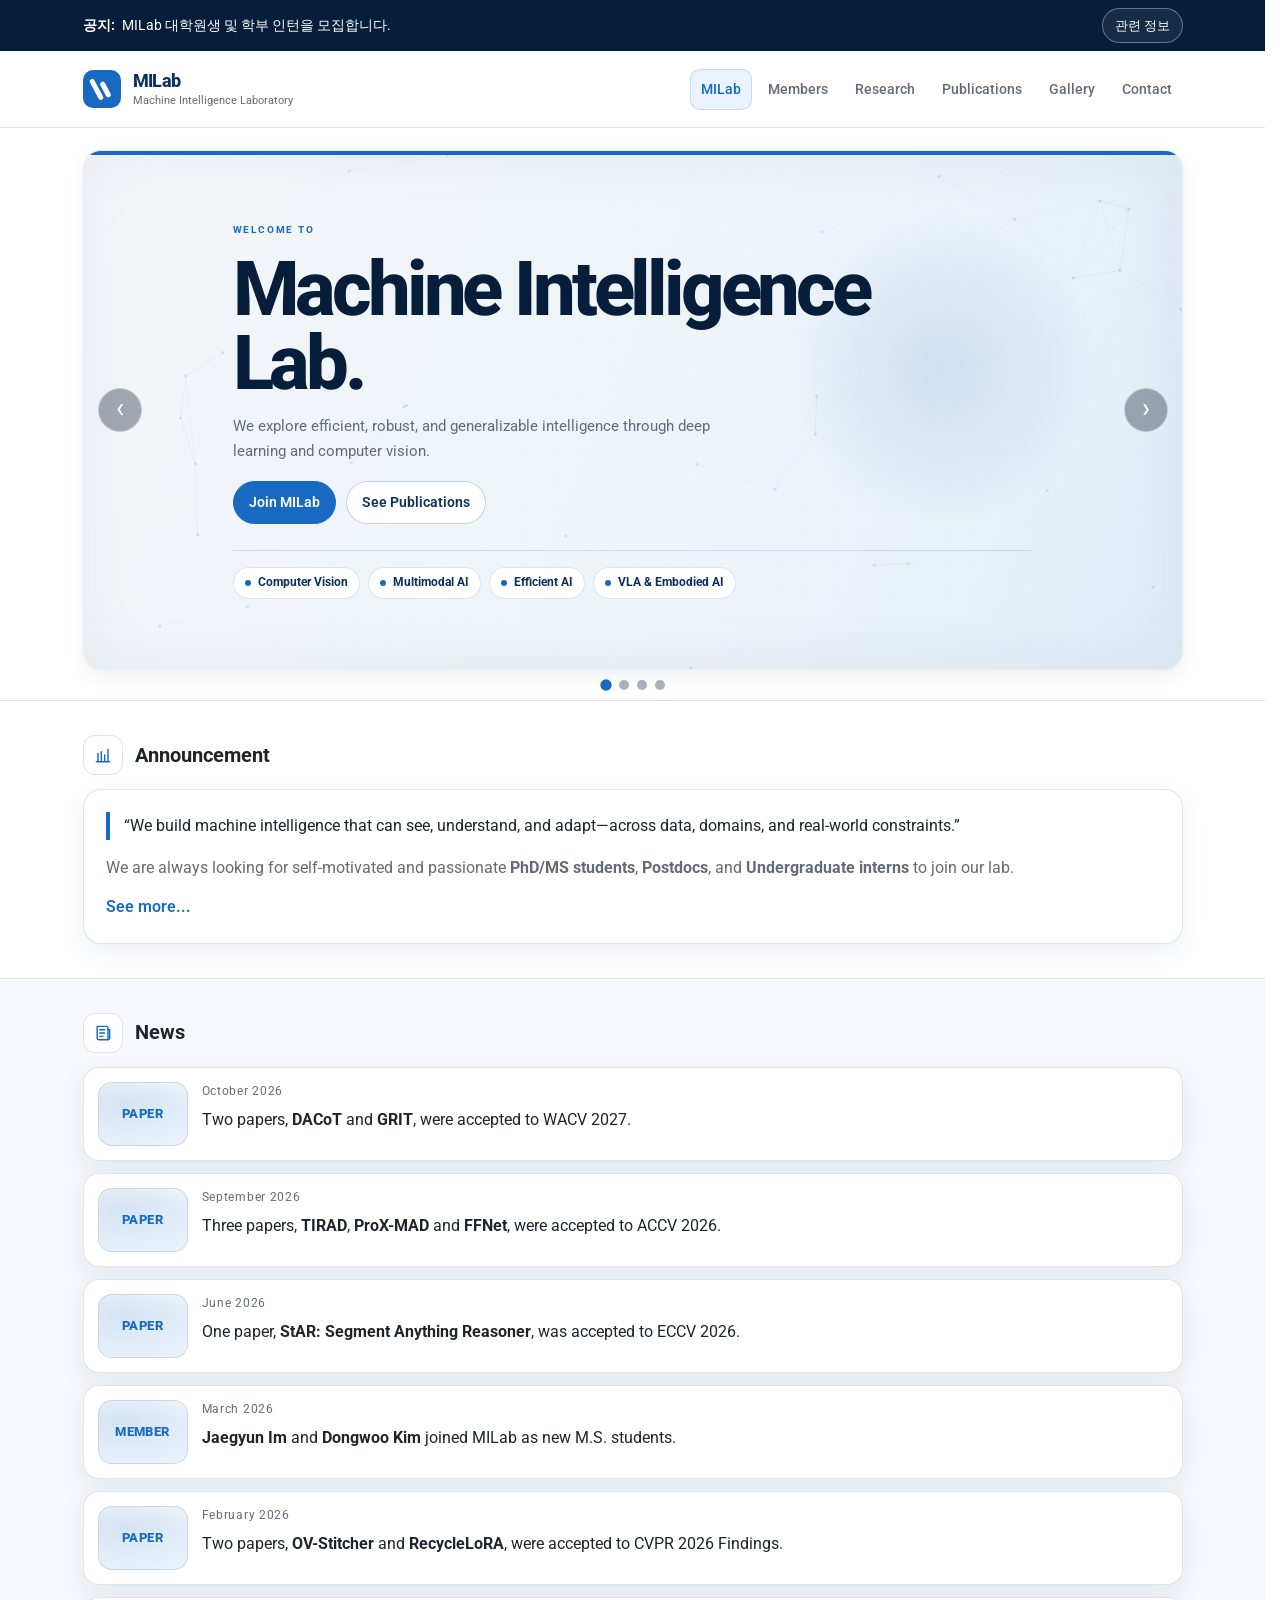
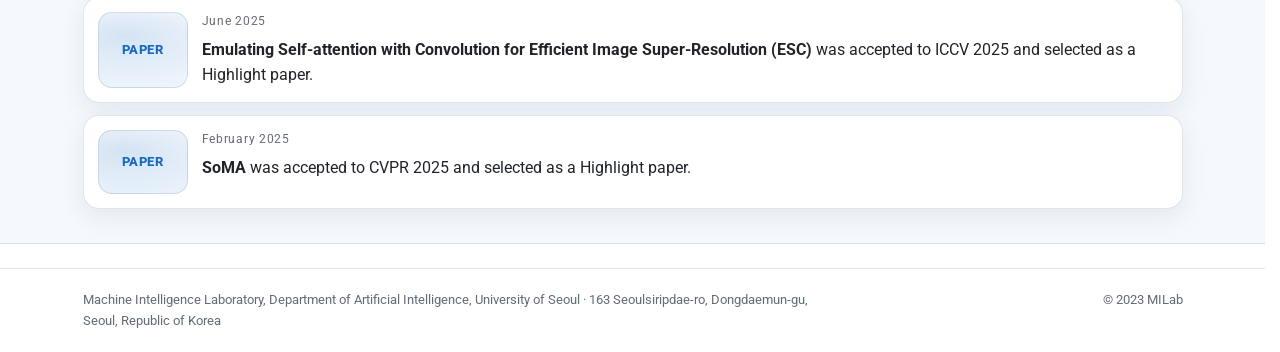
<file: index.html>
<!doctype html>
<html lang="ko">
  <head>
    <meta charset="UTF-8" />
    <meta name="viewport" content="width=device-width, initial-scale=1.0" />
    <meta name="description" content="서울시립대학교 Machine Intelligence Lab. Deep Learning과 Computer Vision을 연구합니다." />
    <meta name="theme-color" content="#061e3a" />
    <meta property="og:title" content="MILab · Machine Intelligence Lab" />
    <meta property="og:description" content="Machine Intelligence Lab at the University of Seoul" />
    <meta property="og:type" content="website" />
    <meta property="og:image" content="assets/images/hero-machine-vision.jpg" />
    <title>Home · Machine Intelligence Lab</title>
    <link rel="icon" href="assets/favicon.svg" type="image/svg+xml" />
    <link rel="preconnect" href="https://fonts.googleapis.com" />
    <link rel="preconnect" href="https://fonts.gstatic.com" crossorigin />
    <link href="https://fonts.googleapis.com/css2?family=Roboto:wght@300;400;500;700;800&amp;display=swap" rel="stylesheet" />
    <link rel="stylesheet" href="styles.css" />
    <script src="script.js" defer></script>
  </head>
  <body>
    <a class="skip-link" href="#main-content">본문으로 바로가기</a>

    <div class="top-notice">
      <div class="wrap top-notice__inner">
        <div class="top-notice__text"><b>공지:</b> MILab 대학원생 및 학부 인턴을 모집합니다.</div>
        <a class="top-notice__btn" href="contact.html">관련 정보</a>
      </div>
    </div>

    <header class="site-header">
      <div class="wrap header__inner">
        <a class="brand" href="index.html" aria-label="MILab Home">
          <span class="brand__mark" aria-hidden="true"></span>
          <span class="brand__text"><span class="brand__title">MILab</span><span class="brand__sub">Machine Intelligence Laboratory</span></span>
        </a>
        <button class="nav-toggle" type="button" aria-label="메뉴 열기" aria-expanded="false" aria-controls="site-nav">
          <svg viewBox="0 0 24 24" aria-hidden="true"><path d="M4 7h16M4 12h16M4 17h16" /></svg>
        </button>
        <nav id="site-nav" class="site-nav" aria-label="Primary">
          <a class="nav-link active" href="index.html">MILab</a>
          <a class="nav-link" href="members.html">Members</a>
          <a class="nav-link" href="research.html">Research</a>
          <a class="nav-link" href="publications.html">Publications</a>
          <a class="nav-link" href="gallery.html">Gallery</a>
          <a class="nav-link" href="contact.html">Contact</a>
        </nav>
      </div>
    </header>

    <main id="main-content">
      <section class="hero--carousel">
        <div class="wrap">
          <div class="hero-carousel" data-autoplay="true" data-interval="5500">
            <div class="hero-carousel__viewport" aria-label="MILab research highlights">
              <article class="hero-carousel__slide hero-carousel__slide--identity is-active">
                <canvas class="hero-identity__network" aria-hidden="true"></canvas>
                <div class="hero-carousel__overlay hero-carousel__overlay--minimal hero-identity__content">
                  <div class="hero-carousel__kicker">WELCOME TO</div>
                  <div class="hero-carousel__headline">Machine Intelligence<br />Lab.</div>
                  <div class="hero-carousel__sub">We explore efficient, robust, and generalizable intelligence through deep learning and computer vision.</div>
                  <div class="hero-carousel__actions">
                    <a class="btn primary" href="contact.html">Join MILab</a>
                    <a class="btn" href="publications.html">See Publications</a>
                  </div>
                  <div class="hero-identity__fields" aria-label="Research areas">
                    <span>Computer Vision</span>
                    <span>Multimodal AI</span>
                    <span>Efficient AI</span>
                    <span>VLA &amp; Embodied AI</span>
                  </div>
                </div>
              </article>

              <article class="hero-carousel__slide hero-carousel__slide--contain">
                <div class="hero-carousel__paper-canvas">
                  <img class="hero-carousel__img" src="assets/images/publications/star.png" alt="StAR 논문 대표 이미지" />
                </div>
                <div class="hero-carousel__overlay">
                  <div class="hero-carousel__paper-title hero-carousel__paper-title--stacked">
                    <span>StAR: Segment Anything Reasoner, ECCV 2026</span>
                    <span class="pub-note">(Poster)</span>
                  </div>
                  <a class="hero-carousel__learn-more" href="https://arxiv.org/abs/2603.14382" target="_blank" rel="noopener noreferrer">Learn more</a>
                </div>
              </article>

              <article class="hero-carousel__slide hero-carousel__slide--contain">
                <div class="hero-carousel__paper-canvas">
                  <img class="hero-carousel__img" src="assets/images/publications/esc.png" alt="OV-Stitcher 논문 대표 이미지" />
                </div>
                <div class="hero-carousel__overlay">
                  <div class="hero-carousel__paper-title hero-carousel__paper-title--stacked">
                    <span>Emulating Self-attention with Convolution for Efficient Image Super-Resolution, ICCV 2025</span>
                    <span class="pub-note">(Highlight Paper)</span>
                  </div>
                  <a class="hero-carousel__learn-more" href="https://openaccess.thecvf.com/content/ICCV2025/html/Lee_Emulating_Self-attention_with_Convolution_for_Efficient_Image_Super-Resolution_ICCV_2025_paper.html" target="_blank" rel="noopener noreferrer">Learn more</a>
                </div>
              </article>

              <article class="hero-carousel__slide hero-carousel__slide--contain">
                <div class="hero-carousel__paper-canvas">
                  <img class="hero-carousel__img" src="assets/images/publications/soma.png" alt="SoMA 논문 대표 이미지" />
                </div>
                <div class="hero-carousel__overlay">
                  <div class="hero-carousel__paper-title hero-carousel__paper-title--stacked">
                    <span>SoMA: Singular Value Decomposed Minor Components Adaptation for Domain Generalizable Representation Learning, CVPR 2025</span>
                    <span class="pub-note">(Highlight Paper)</span>
                  </div>
                  <a class="hero-carousel__learn-more" href="https://arxiv.org/abs/2412.04077" target="_blank" rel="noopener noreferrer">Learn more</a>
                </div>
              </article>

              <button class="hero-carousel__btn hero-carousel__btn--prev" type="button" aria-label="Previous slide">‹</button>
              <button class="hero-carousel__btn hero-carousel__btn--next" type="button" aria-label="Next slide">›</button>
            </div>
            <div class="hero-carousel__dots" aria-label="Carousel pagination">
              <button class="hero-carousel__dot is-active" type="button" aria-label="Go to slide 1"></button>
              <button class="hero-carousel__dot" type="button" aria-label="Go to slide 2"></button>
              <button class="hero-carousel__dot" type="button" aria-label="Go to slide 3"></button>
              <button class="hero-carousel__dot" type="button" aria-label="Go to slide 4"></button>
            </div>
          </div>
        </div>
      </section>

      <section class="section">
        <div class="wrap">
          <div class="section__head">
            <div class="section__icon" aria-hidden="true"><svg viewBox="0 0 24 24"><path d="M6 10v10M10 8v12M14 12v8M18 5v15M4 20h16" /></svg></div>
            <h2 class="section__title">Announcement</h2>
          </div>
          <div class="card callout">
            <blockquote class="quote">“We build machine intelligence that can see, understand, and adapt—across data, domains, and real-world constraints.”</blockquote>
            <p class="muted">We are always looking for self-motivated and passionate <b>PhD/MS students</b>, <b>Postdocs</b>, and <b>Undergraduate interns</b> to join our lab.</p>
            <a class="see-more" href="contact.html">See more...</a>
          </div>
        </div>
      </section>

      <section class="section alt">
        <div class="wrap">
          <div class="section__head">
            <div class="section__icon" aria-hidden="true"><svg viewBox="0 0 24 24"><path d="M5 4h11a2 2 0 0 1 2 2v14H7a2 2 0 0 1-2-2V4Z" /><path d="M18 8h2v10a2 2 0 0 1-2 2M8 8h6M8 12h6M8 16h4" /></svg></div>
            <h2 class="section__title">News</h2>
          </div>
          <div class="news">
            <article class="news-item"><div class="news-thumb">PAPER</div><div><div class="news-date">October 2026</div><div class="news-text">Two papers, <b>DACoT</b> and <b>GRIT</b>, were accepted to WACV 2027.</div></div></article>
            <article class="news-item"><div class="news-thumb">PAPER</div><div><div class="news-date">September 2026</div><div class="news-text">Three papers, <b>TIRAD</b>, <b>ProX-MAD</b> and <b>FFNet</b>, were accepted to ACCV 2026.</div></div></article>
            <article class="news-item"><div class="news-thumb">PAPER</div><div><div class="news-date">June 2026</div><div class="news-text">One paper, <b>StAR: Segment Anything Reasoner</b>, was accepted to ECCV 2026.</div></div></article>
            <article class="news-item"><div class="news-thumb">MEMBER</div><div><div class="news-date">March 2026</div><div class="news-text"><b>Jaegyun Im</b> and <b>Dongwoo Kim</b> joined MILab as new M.S. students.</div></div></article>
            <article class="news-item"><div class="news-thumb">PAPER</div><div><div class="news-date">February 2026</div><div class="news-text">Two papers, <b>OV-Stitcher</b> and <b>RecycleLoRA</b>, were accepted to CVPR 2026 Findings.</div></div></article>
            <article class="news-item"><div class="news-thumb">PAPER</div><div><div class="news-date">June 2025</div><div class="news-text"><b>Emulating Self-attention with Convolution for Efficient Image Super-Resolution (ESC)</b> was accepted to ICCV 2025 and selected as a Highlight paper.</div></div></article>
            <article class="news-item"><div class="news-thumb">PAPER</div><div><div class="news-date">February 2025</div><div class="news-text"><b>SoMA</b> was accepted to CVPR 2025 and selected as a Highlight paper.</div></div></article>
          </div>
        </div>
      </section>
    </main>

    <footer class="site-footer">
      <div class="wrap footer__inner">
        <p>Machine Intelligence Laboratory, Department of Artificial Intelligence, University of Seoul · 163 Seoulsiripdae-ro, Dongdaemun-gu, Seoul, Republic of Korea</p>
        <p>© 2023 MILab</p>
      </div>
    </footer>
  </body>
</html>
</file>
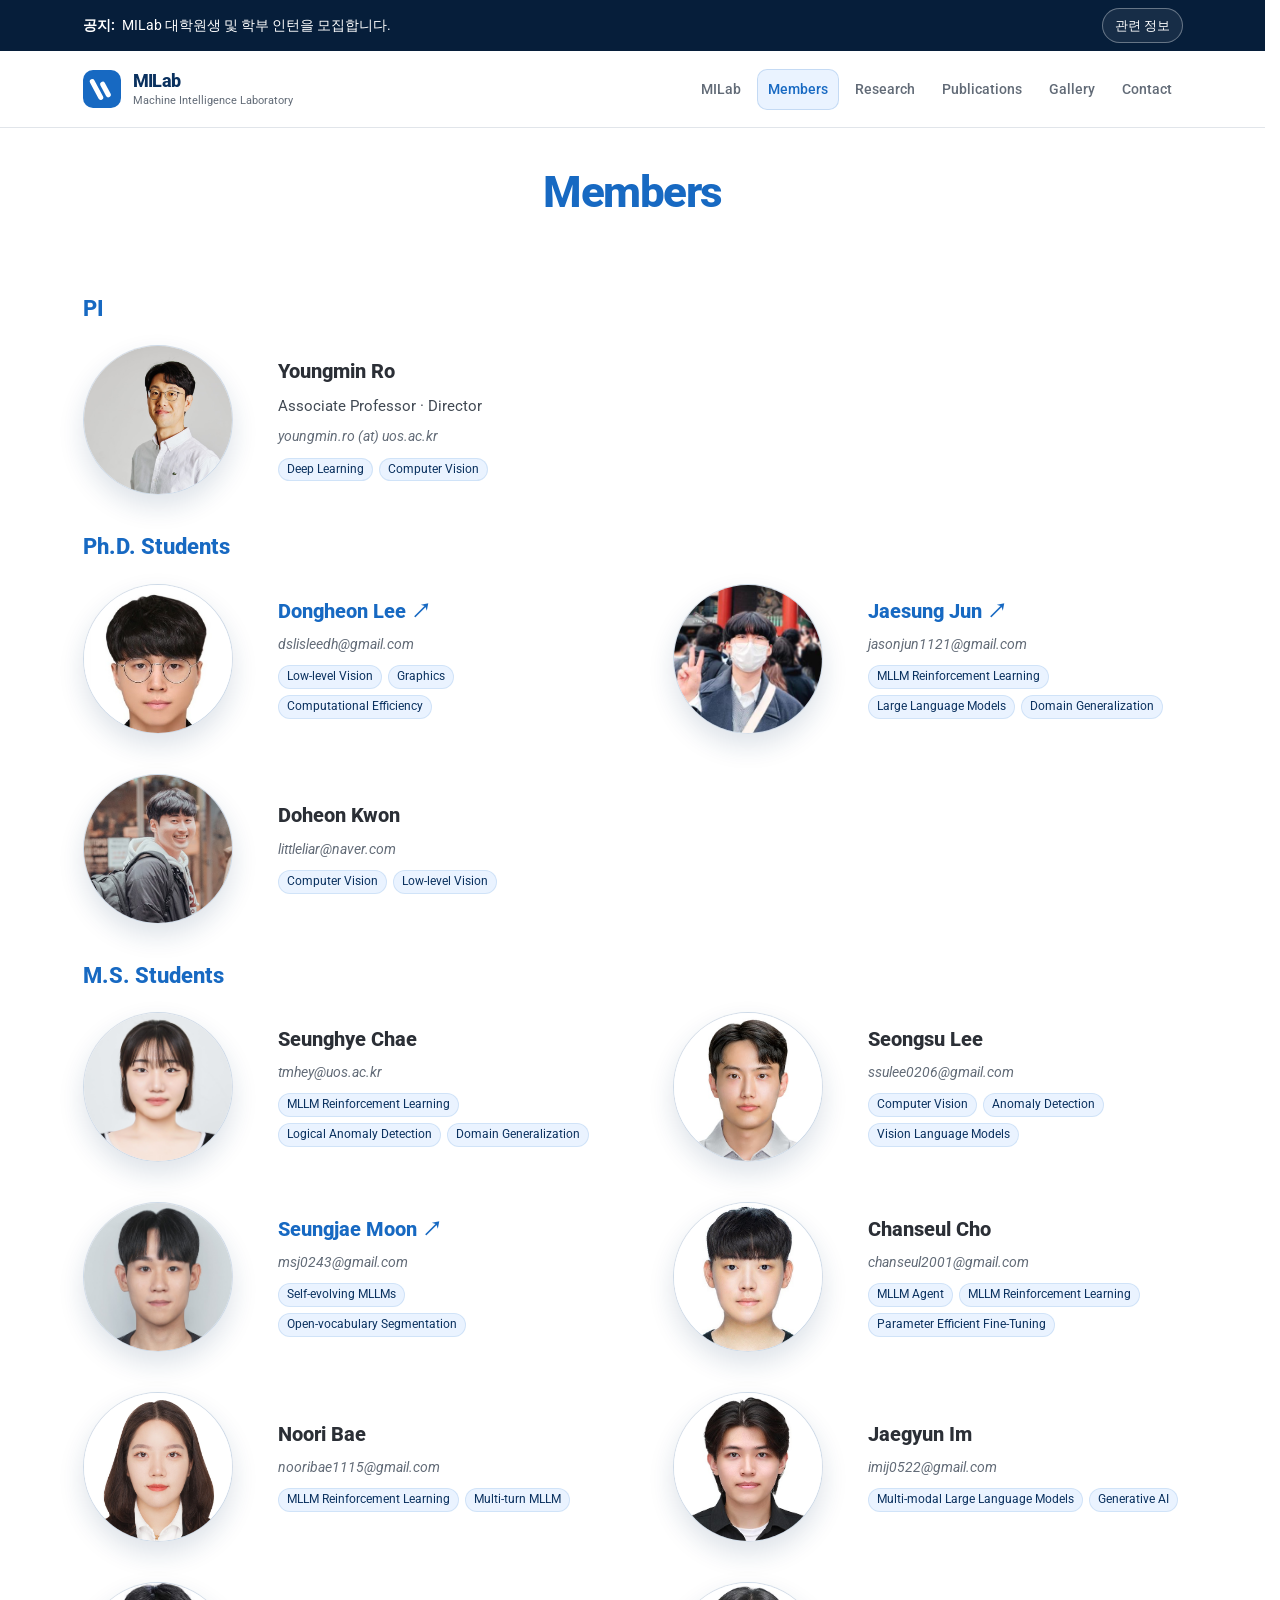
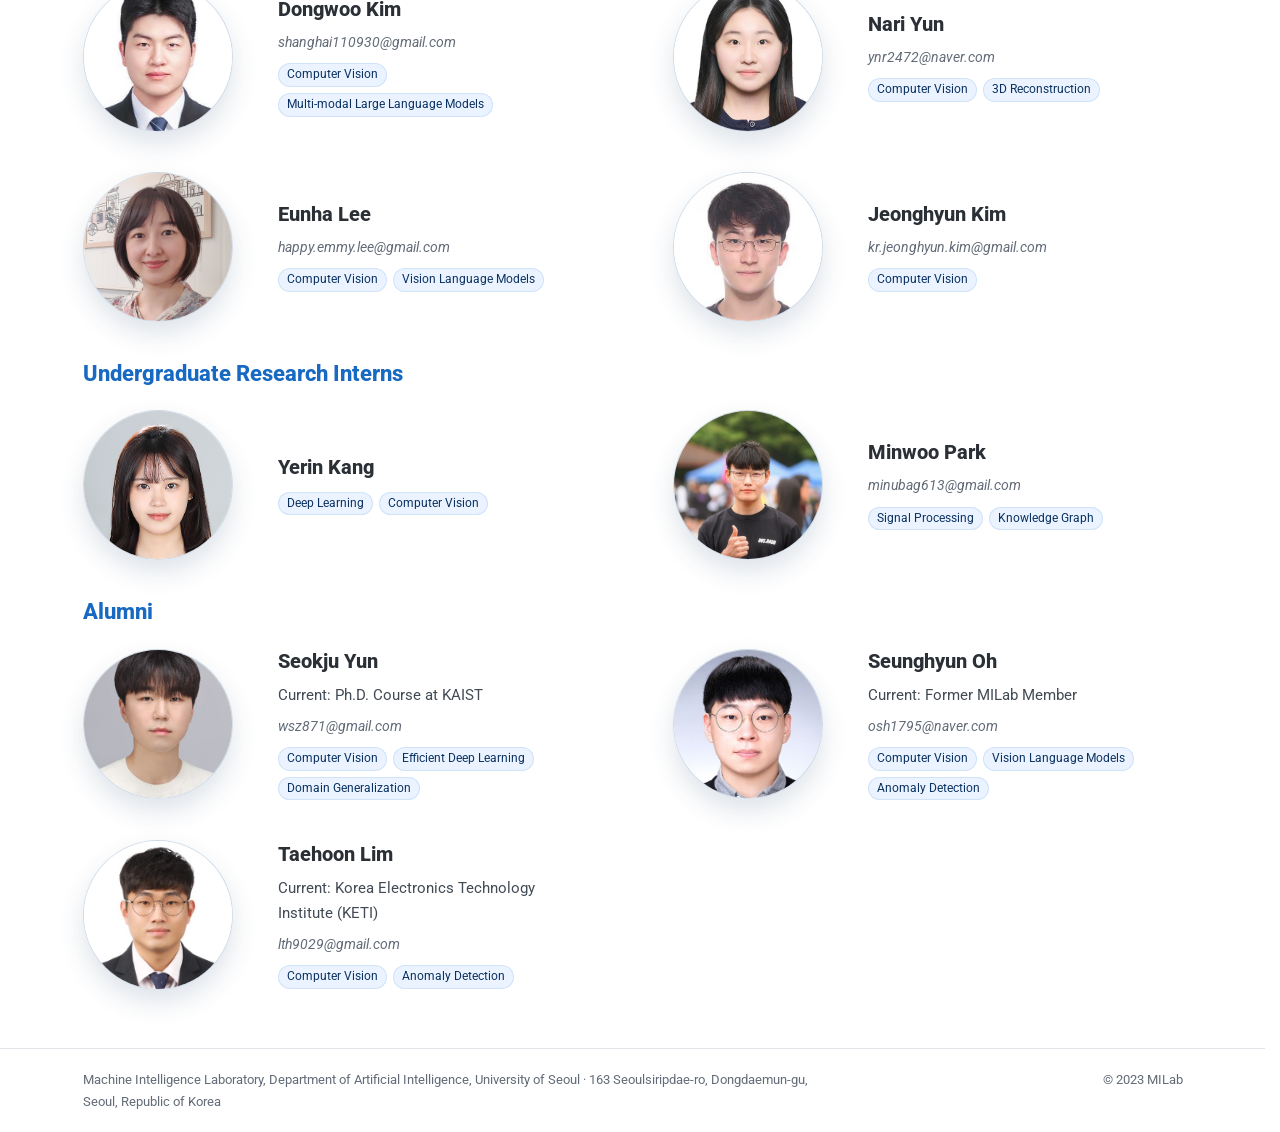
<file: members.html>
<!doctype html>
<html lang="ko">
  <head>
    <meta charset="UTF-8" />
    <meta name="viewport" content="width=device-width, initial-scale=1.0" />
    <meta name="description" content="서울시립대학교 Machine Intelligence Lab 구성원 소개" />
    <meta name="theme-color" content="#ffffff" />
    <title>Members · Machine Intelligence Lab</title>
    <link rel="icon" href="assets/favicon.svg" type="image/svg+xml" />
    <link rel="preconnect" href="https://fonts.googleapis.com" />
    <link rel="preconnect" href="https://fonts.gstatic.com" crossorigin />
    <link href="https://fonts.googleapis.com/css2?family=Roboto:wght@300;400;500;700;800&amp;display=swap" rel="stylesheet" />
    <link rel="stylesheet" href="styles.css" />
    <script src="script.js" defer></script>
  </head>
  <body>
    <a class="skip-link" href="#main-content">본문으로 바로가기</a>
    <div class="top-notice"><div class="wrap top-notice__inner"><div class="top-notice__text"><b>공지:</b> MILab 대학원생 및 학부 인턴을 모집합니다.</div><a class="top-notice__btn" href="contact.html">관련 정보</a></div></div>
    <header class="site-header">
      <div class="wrap header__inner">
        <a class="brand" href="index.html" aria-label="MILab Home"><span class="brand__mark" aria-hidden="true"></span><span class="brand__text"><span class="brand__title">MILab</span><span class="brand__sub">Machine Intelligence Laboratory</span></span></a>
        <button class="nav-toggle" type="button" aria-label="메뉴 열기" aria-expanded="false" aria-controls="site-nav"><svg viewBox="0 0 24 24" aria-hidden="true"><path d="M4 7h16M4 12h16M4 17h16" /></svg></button>
        <nav id="site-nav" class="site-nav" aria-label="Primary"><a class="nav-link" href="index.html">MILab</a><a class="nav-link active" href="members.html">Members</a><a class="nav-link" href="research.html">Research</a><a class="nav-link" href="publications.html">Publications</a><a class="nav-link" href="gallery.html">Gallery</a><a class="nav-link" href="contact.html">Contact</a></nav>
      </div>
    </header>

    <main id="main-content">
      <section class="page-title-section"><div class="wrap"><h1 class="page-title">Members</h1></div></section>
      <section class="section">
        <div class="wrap">
          <h2 class="team-section-title">PI</h2>
          <div class="team-grid team-grid--pi">
            <article class="profile">
              <div class="profile-photo profile-photo--pi"><img src="assets/images/members/youngminro.jpg" alt="Youngmin Ro 교수" width="266" height="500" /></div>
              <div class="profile-body">
                <div class="profile-name-row"><span class="profile-name">Youngmin Ro</span></div>
                <div class="profile-role">Associate Professor · Director</div>
                <div class="profile-email"><a href="mailto:youngmin.ro@uos.ac.kr">youngmin.ro (at) uos.ac.kr</a></div>
                <div class="profile-research"><span class="profile-tag">Deep Learning</span><span class="profile-tag">Computer Vision</span></div>
              </div>
            </article>
          </div>

          <h2 class="team-section-title">Ph.D. Students</h2>
          <div class="team-grid" id="phd-grid"></div>

          <h2 class="team-section-title">M.S. Students</h2>
          <div class="team-grid" id="ms-grid"></div>

          <h2 class="team-section-title">Undergraduate Research Interns</h2>
          <div class="team-grid" id="intern-grid"></div>

          <h2 class="team-section-title">Alumni</h2>
          <div class="team-grid" id="alumni-grid"></div>
        </div>
      </section>
    </main>

    <footer class="site-footer"><div class="wrap footer__inner"><p>Machine Intelligence Laboratory, Department of Artificial Intelligence, University of Seoul · 163 Seoulsiripdae-ro, Dongdaemun-gu, Seoul, Republic of Korea</p><p>© 2023 MILab</p></div></footer>
  </body>
</html>
</file>
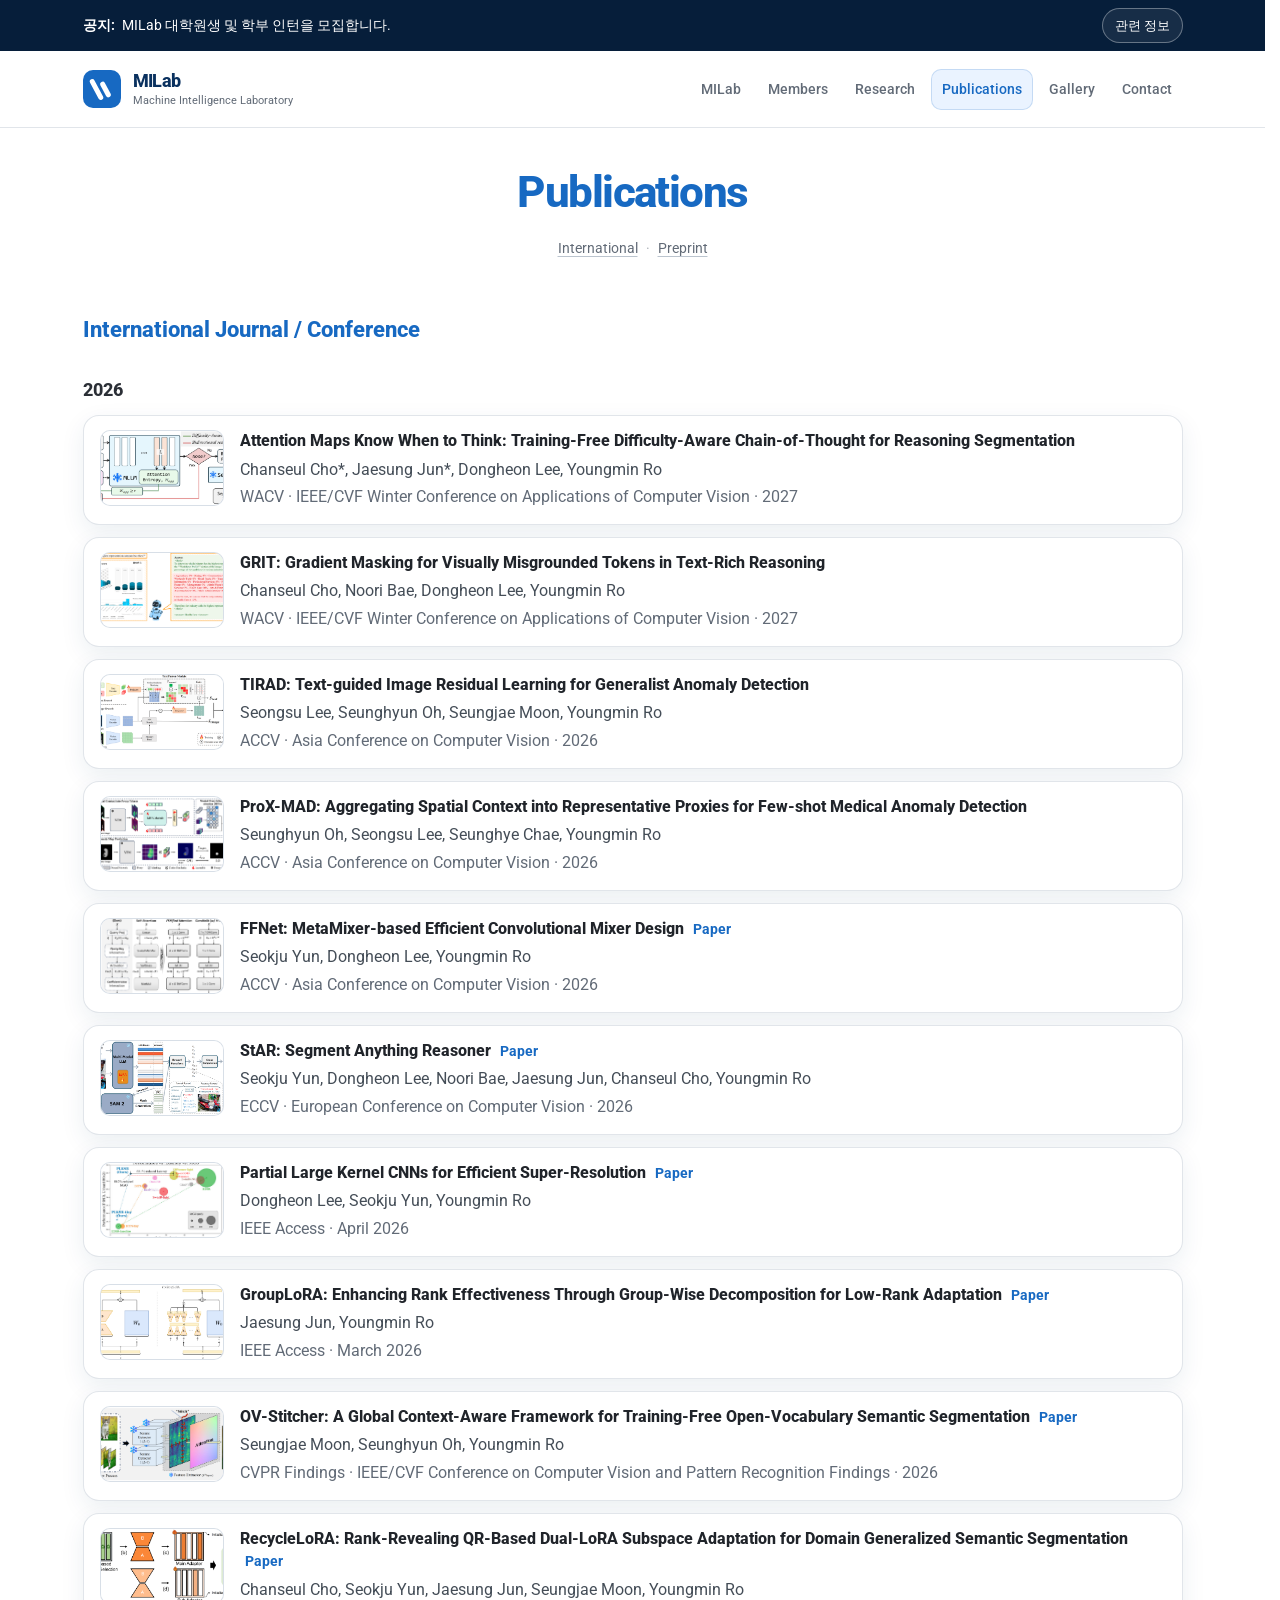
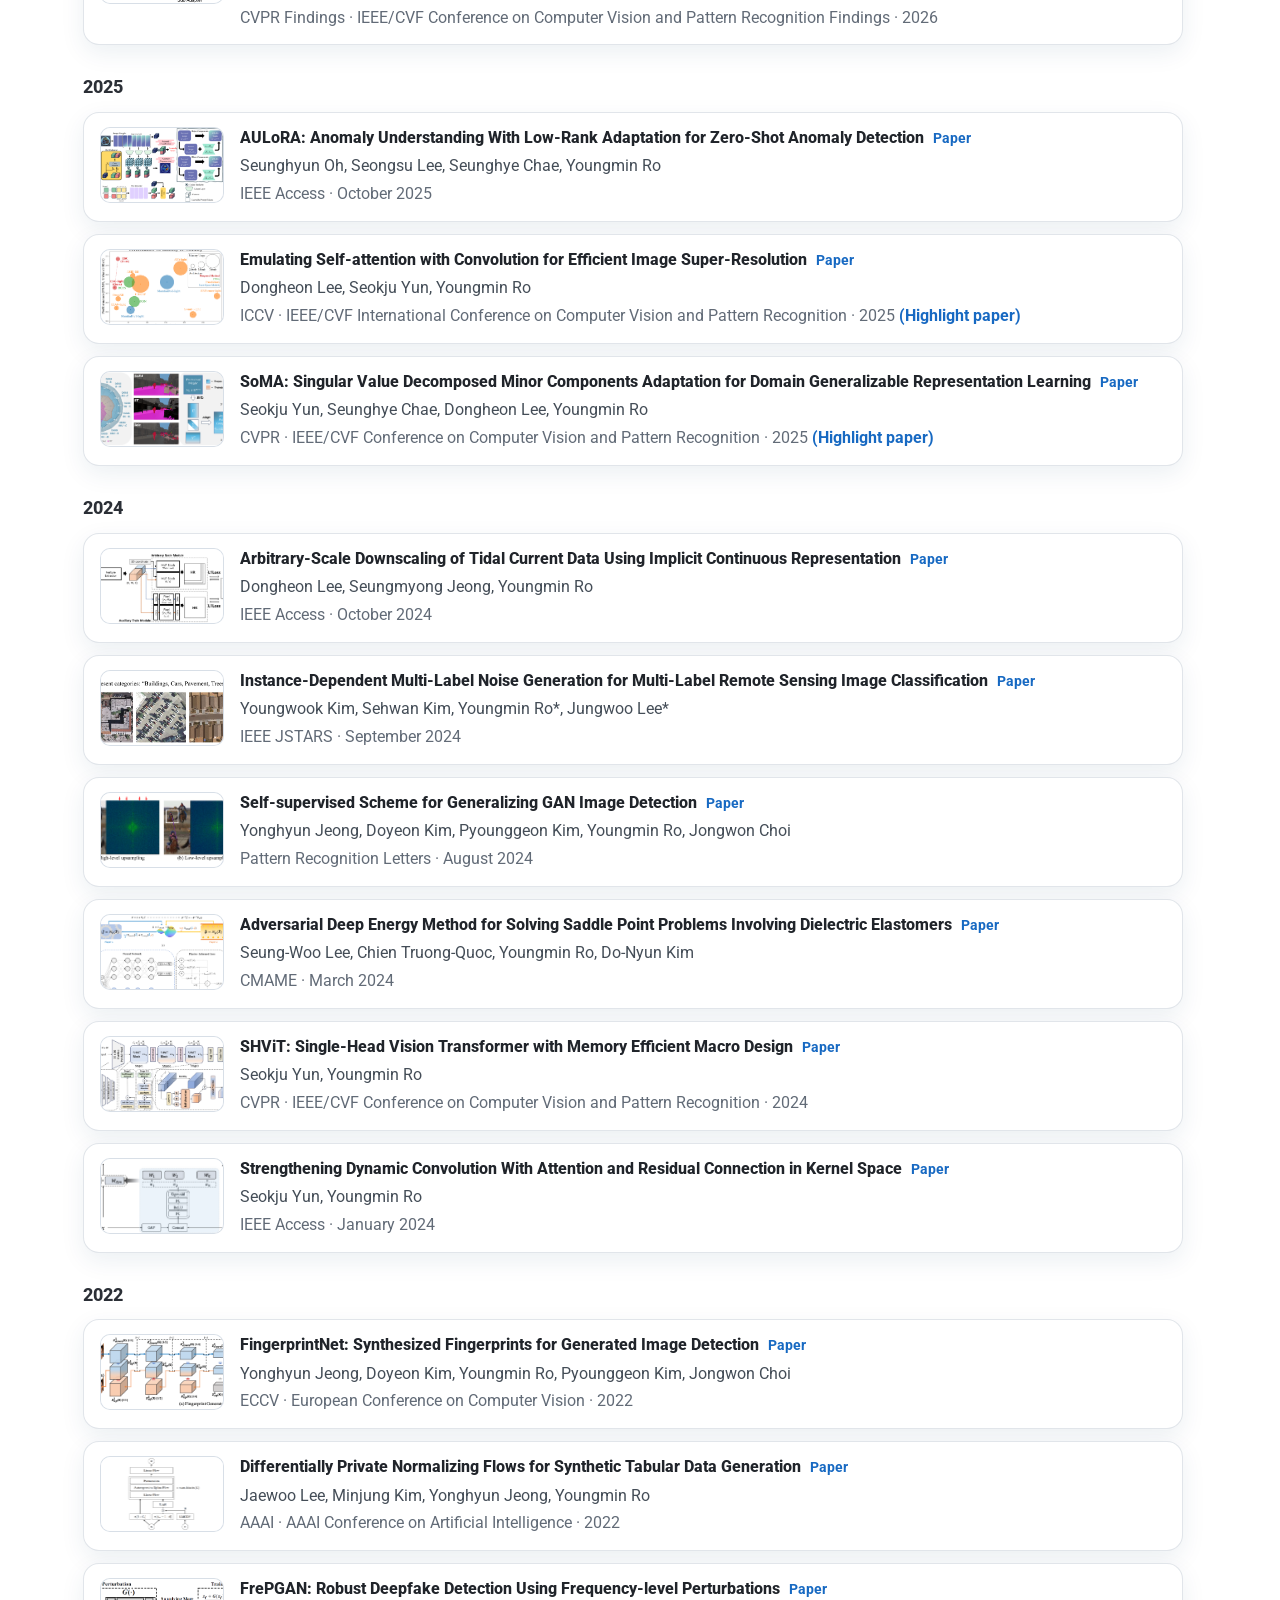
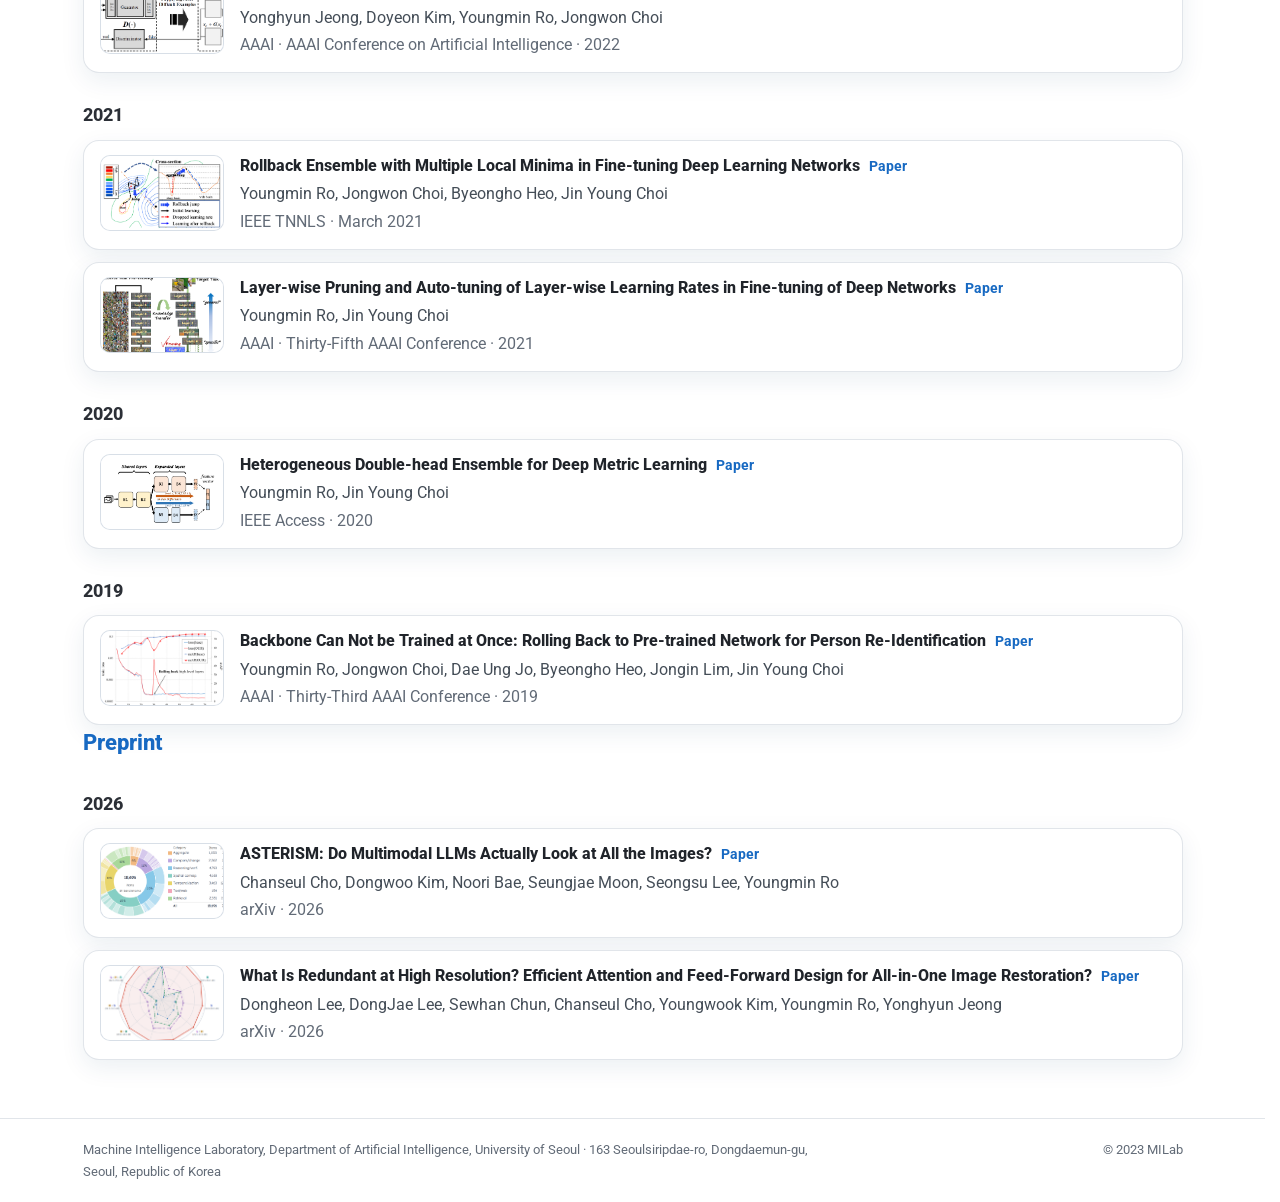
<file: publications.html>
<!doctype html>
<html lang="ko">
  <head>
    <meta charset="UTF-8" />
    <meta name="viewport" content="width=device-width, initial-scale=1.0" />
    <meta name="description" content="서울시립대학교 Machine Intelligence Lab 국제 학술 논문 목록" />
    <meta name="theme-color" content="#ffffff" />
    <title>Publications · Machine Intelligence Lab</title>
    <link rel="icon" href="assets/favicon.svg" type="image/svg+xml" />
    <link rel="preconnect" href="https://fonts.googleapis.com" />
    <link rel="preconnect" href="https://fonts.gstatic.com" crossorigin />
    <link href="https://fonts.googleapis.com/css2?family=Roboto:wght@300;400;500;700;800&amp;display=swap" rel="stylesheet" />
    <link rel="stylesheet" href="styles.css" />
    <script src="script.js" defer></script>
  </head>
  <body>
    <a class="skip-link" href="#main-content">본문으로 바로가기</a>
    <div class="top-notice"><div class="wrap top-notice__inner"><div class="top-notice__text"><b>공지:</b> MILab 대학원생 및 학부 인턴을 모집합니다.</div><a class="top-notice__btn" href="contact.html">관련 정보</a></div></div>
    <header class="site-header">
      <div class="wrap header__inner">
        <a class="brand" href="index.html" aria-label="MILab Home"><span class="brand__mark" aria-hidden="true"></span><span class="brand__text"><span class="brand__title">MILab</span><span class="brand__sub">Machine Intelligence Laboratory</span></span></a>
        <button class="nav-toggle" type="button" aria-label="메뉴 열기" aria-expanded="false" aria-controls="site-nav"><svg viewBox="0 0 24 24" aria-hidden="true"><path d="M4 7h16M4 12h16M4 17h16" /></svg></button>
        <nav id="site-nav" class="site-nav" aria-label="Primary"><a class="nav-link" href="index.html">MILab</a><a class="nav-link" href="members.html">Members</a><a class="nav-link" href="research.html">Research</a><a class="nav-link active" href="publications.html">Publications</a><a class="nav-link" href="gallery.html">Gallery</a><a class="nav-link" href="contact.html">Contact</a></nav>
      </div>
    </header>

    <main id="main-content">
      <section class="page-title-section">
        <div class="wrap"><h1 class="page-title">Publications</h1><div class="pub-nav"><a href="#international">International</a><span>·</span><a href="#preprint">Preprint</a></div></div>
      </section>
      <section class="section">
        <div class="wrap">
          <section id="international"><h2 class="pub-section-title">International Journal / Conference</h2><div id="publication-list" aria-live="polite"></div></section>
          <section id="preprint"><h2 class="pub-section-title">Preprint</h2><div id="preprint-list" aria-live="polite"></div></section>
          <!-- <section id="domestic" class="section"><h2 class="pub-section-title">Domestic Journal / Conference</h2><p class="empty-state">Domestic publication entries will be updated here.</p></section> -->
        </div>
      </section>
    </main>

    <footer class="site-footer"><div class="wrap footer__inner"><p>Machine Intelligence Laboratory, Department of Artificial Intelligence, University of Seoul · 163 Seoulsiripdae-ro, Dongdaemun-gu, Seoul, Republic of Korea</p><p>© 2023 MILab</p></div></footer>
    <noscript><div class="empty-state">논문 목록을 보려면 JavaScript를 활성화해 주세요.</div></noscript>
  </body>
</html>
</file>
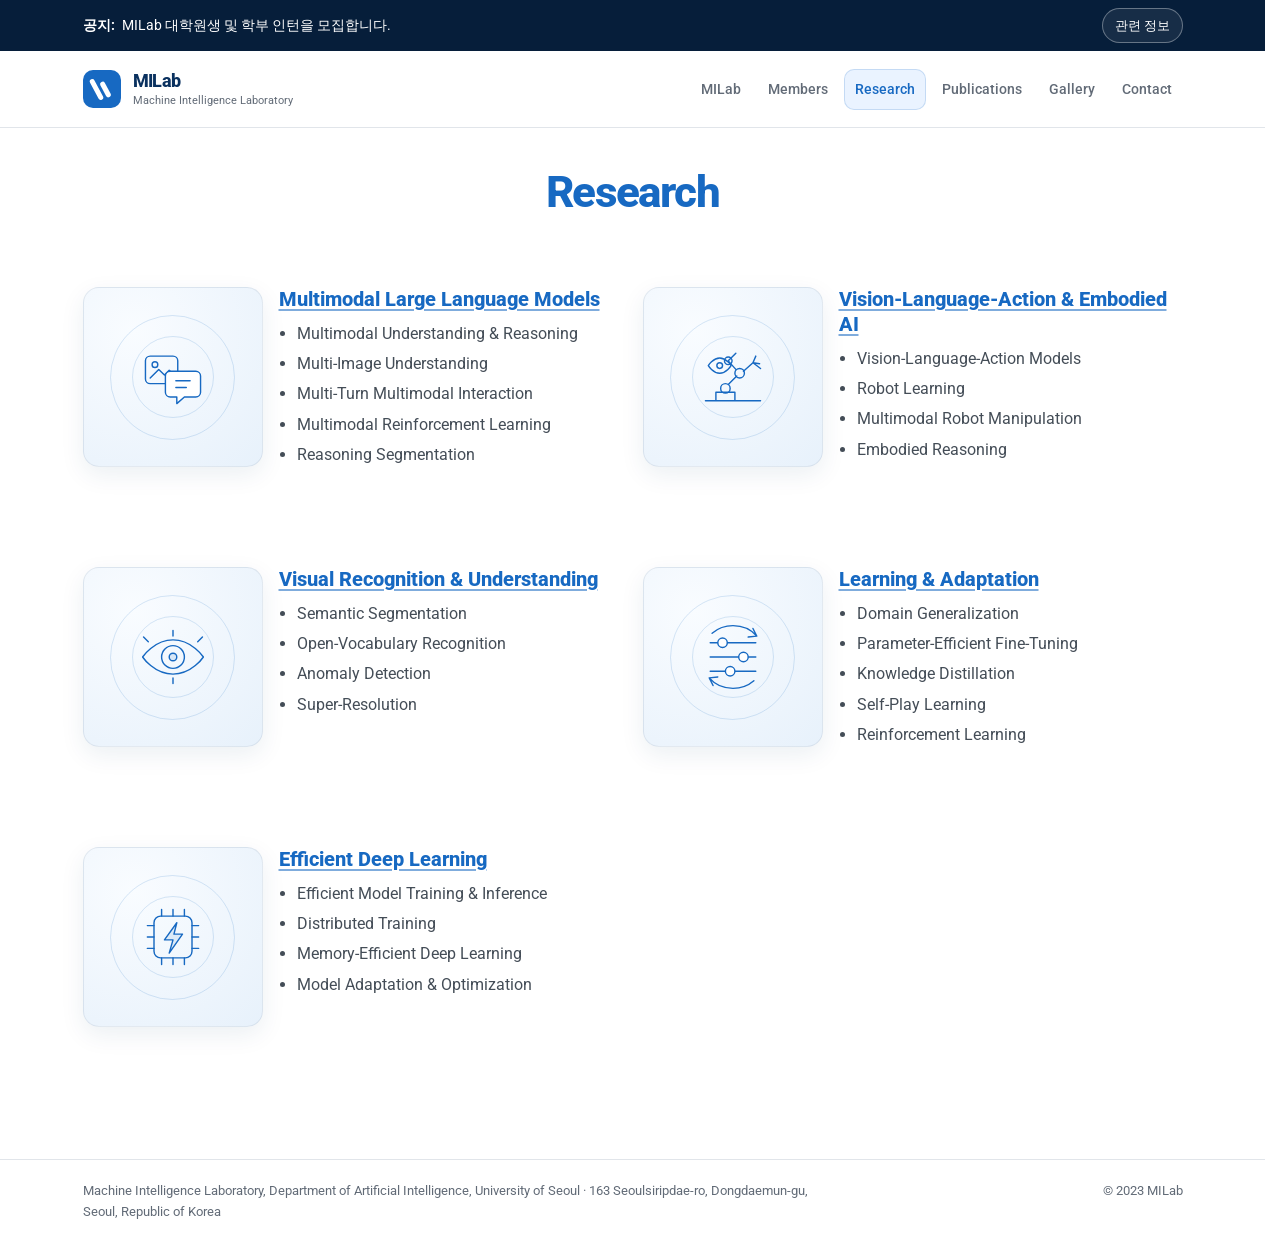
<file: research.html>
<!doctype html>
<html lang="ko">
  <head>
    <meta charset="UTF-8" />
    <meta name="viewport" content="width=device-width, initial-scale=1.0" />
    <meta name="description" content="Machine Intelligence Lab 연구 분야" />
    <meta name="theme-color" content="#ffffff" />
    <title>Research · Machine Intelligence Lab</title>
    <link rel="icon" href="assets/favicon.svg" type="image/svg+xml" />
    <link rel="preconnect" href="https://fonts.googleapis.com" />
    <link rel="preconnect" href="https://fonts.gstatic.com" crossorigin />
    <link href="https://fonts.googleapis.com/css2?family=Roboto:wght@300;400;500;700;800&amp;display=swap" rel="stylesheet" />
    <link rel="stylesheet" href="styles.css" />
    <script src="script.js" defer></script>
  </head>
  <body>
    <a class="skip-link" href="#main-content">본문으로 바로가기</a>
    <div class="top-notice"><div class="wrap top-notice__inner"><div class="top-notice__text"><b>공지:</b> MILab 대학원생 및 학부 인턴을 모집합니다.</div><a class="top-notice__btn" href="contact.html">관련 정보</a></div></div>
    <header class="site-header">
      <div class="wrap header__inner">
        <a class="brand" href="index.html" aria-label="MILab Home"><span class="brand__mark" aria-hidden="true"></span><span class="brand__text"><span class="brand__title">MILab</span><span class="brand__sub">Machine Intelligence Laboratory</span></span></a>
        <button class="nav-toggle" type="button" aria-label="메뉴 열기" aria-expanded="false" aria-controls="site-nav"><svg viewBox="0 0 24 24" aria-hidden="true"><path d="M4 7h16M4 12h16M4 17h16" /></svg></button>
        <nav id="site-nav" class="site-nav" aria-label="Primary"><a class="nav-link" href="index.html">MILab</a><a class="nav-link" href="members.html">Members</a><a class="nav-link active" href="research.html">Research</a><a class="nav-link" href="publications.html">Publications</a><a class="nav-link" href="gallery.html">Gallery</a><a class="nav-link" href="contact.html">Contact</a></nav>
      </div>
    </header>

    <main id="main-content">
      <section class="page-title-section"><div class="wrap"><h1 class="page-title">Research</h1></div></section>
      <section class="section">
        <div class="wrap">
          <div class="research-grid">
            <article class="research-item">
              <div class="research-media" aria-hidden="true">
                <svg viewBox="0 0 80 80">
                  <rect x="11" y="18" width="34" height="29" rx="5" />
                  <circle cx="21" cy="27" r="3" />
                  <path d="m16 41 9-9 6 6 5-5 5 5" />
                  <path d="M37 34h27a5 5 0 0 1 5 5v17a5 5 0 0 1-5 5H52l-8 7v-7h-7a5 5 0 0 1-5-5V39a5 5 0 0 1 5-5Z" fill="white" />
                  <path d="M43 44h15M43 51h11" />
                </svg>
              </div>
              <div>
                <h2 class="research-heading">Multimodal Large Language Models</h2>
                <ul class="research-bullets">
                  <li>Multimodal Understanding & Reasoning</li>
                  <li>Multi-Image Understanding</li>
                  <li>Multi-Turn Multimodal Interaction</li>
                  <li>Multimodal Reinforcement Learning</li>
                  <li>Reasoning Segmentation</li>
                </ul>
              </div>
            </article>
            <article class="research-item">
              <div class="research-media" aria-hidden="true">
                <svg viewBox="0 0 80 80">
                  <path d="M11 65h58M22 65v-9h20v9" />
                  <circle cx="32" cy="52" r="5" />
                  <circle cx="47" cy="36" r="5" />
                  <path d="m35 48 9-9M43 32l-8-9 8-8" />
                  <circle cx="35" cy="23" r="4" />
                  <path d="M51 34l10-9 8 6M61 25l3-7M61 25l7 1" />
                  <path d="M14 28s5-8 12-8 12 8 12 8-5 8-12 8-12-8-12-8Z" />
                  <circle cx="26" cy="28" r="3" />
                </svg>
              </div>
              <div>
                <h2 class="research-heading">Vision-Language-Action &amp; Embodied AI</h2>
                <ul class="research-bullets">
                  <li>Vision-Language-Action Models</li>
                  <li>Robot Learning</li>
                  <li>Multimodal Robot Manipulation</li>
                  <li>Embodied Reasoning</li>
                </ul>
              </div>
            </article>
            <article class="research-item">
              <div class="research-media" aria-hidden="true">
                <svg viewBox="0 0 80 80">
                  <path d="M8 40s12-18 32-18 32 18 32 18-12 18-32 18S8 40 8 40Z" />
                  <circle cx="40" cy="40" r="12" />
                  <circle cx="40" cy="40" r="4" fill="currentColor" fill-opacity=".12" />
                  <path d="M40 18v-6M40 68v-6M14 24l-5-5M66 24l5-5" />
                </svg>
              </div>
              <div>
                <h2 class="research-heading">Visual Recognition & Understanding</h2>
                <ul class="research-bullets">
                  <li>Semantic Segmentation</li>
                  <li>Open-Vocabulary Recognition</li>
                  <li>Anomaly Detection</li>
                  <li>Super-Resolution</li>
                </ul>
              </div>
            </article>
            <article class="research-item">
              <div class="research-media" aria-hidden="true">
                <svg viewBox="0 0 80 80">
                  <path d="M16 25h48M16 40h48M16 55h48" />
                  <circle cx="29" cy="25" r="5" fill="white" />
                  <circle cx="51" cy="40" r="5" fill="white" />
                  <circle cx="37" cy="55" r="5" fill="white" />
                  <path d="M18 15c7-6 14-8 22-8 10 0 19 4 25 11M61 10l4 8-9 1" />
                  <path d="M62 65c-7 6-14 8-22 8-10 0-19-4-25-11M19 70l-4-8 9-1" />
                </svg>
              </div>
              <div>
                <h2 class="research-heading">Learning & Adaptation</h2>
                <ul class="research-bullets">
                  <li>Domain Generalization</li>
                  <li>Parameter-Efficient Fine-Tuning</li>
                  <li>Knowledge Distillation</li>
                  <li>Self-Play Learning</li>
                  <li>Reinforcement Learning</li>
                </ul>
              </div>
            </article>
            <article class="research-item">
              <div class="research-media" aria-hidden="true">
                <svg viewBox="0 0 80 80">
                  <rect x="20" y="18" width="40" height="44" rx="7" />
                  <path d="M28 11v7M40 11v7M52 11v7M28 62v7M40 62v7M52 62v7M13 28h7M13 40h7M13 52h7M60 28h7M60 40h7M60 52h7" />
                  <path d="m44 25-13 18h9l-4 14 14-20h-9l3-12Z" fill="currentColor" fill-opacity=".1" />
                </svg>
              </div>
              <div>
                <h2 class="research-heading">Efficient Deep Learning</h2>
                <ul class="research-bullets">
                  <li>Efficient Model Training & Inference</li>
                  <li>Distributed Training</li>
                  <li>Memory-Efficient Deep Learning</li>
                  <li>Model Adaptation & Optimization</li>
                </ul>
              </div>
            </article>
          </div>
        </div>
      </section>
    </main>

    <footer class="site-footer"><div class="wrap footer__inner"><p>Machine Intelligence Laboratory, Department of Artificial Intelligence, University of Seoul · 163 Seoulsiripdae-ro, Dongdaemun-gu, Seoul, Republic of Korea</p><p>© 2023 MILab</p></div></footer>
  </body>
</html>
</file>
<file: styles.css>
:root {
  --bg: #ffffff;
  --alt: #f5f8fc;
  --text: #20242a;
  --muted: #626b77;
  --line: rgba(13, 45, 81, 0.12);
  --line-strong: rgba(13, 45, 81, 0.22);
  --blue: #1769c2;
  --blue-dark: #0a315f;
  --blue-deep: #061e3a;
  --blue-soft: #eaf3ff;
  --blue-wash: rgba(23, 105, 194, 0.1);
  --white: #ffffff;
  --shadow: 0 8px 24px rgba(19, 58, 102, 0.08);
  --shadow-hover: 0 15px 34px rgba(19, 58, 102, 0.14);
  --radius: 18px;
  --wrap: min(1100px, calc(100% - 40px));
}

*,
*::before,
*::after {
  box-sizing: border-box;
}

html {
  min-height: 100%;
  scroll-behavior: smooth;
  scrollbar-gutter: stable;
}

body {
  min-height: 100%;
  margin: 0;
  background: var(--bg);
  color: var(--text);
  font-family: Roboto, "Noto Sans KR", -apple-system, BlinkMacSystemFont, "Segoe UI", sans-serif;
  font-size: 16px;
  line-height: 1.65;
  -webkit-font-smoothing: antialiased;
  text-rendering: optimizeLegibility;
}

body.menu-open {
  overflow: hidden;
}

a {
  color: inherit;
  text-decoration: none;
}

button,
input {
  font: inherit;
}

button {
  color: inherit;
}

img,
svg {
  display: block;
  max-width: 100%;
}

::selection {
  background: #cfe6ff;
  color: var(--blue-deep);
}

.wrap {
  width: var(--wrap);
  margin: 0 auto;
}

.skip-link {
  position: fixed;
  z-index: 1000;
  top: 10px;
  left: 10px;
  padding: 9px 14px;
  border-radius: 8px;
  background: var(--blue);
  color: white;
  transform: translateY(-150%);
}

.skip-link:focus {
  transform: translateY(0);
}

.top-notice {
  background: var(--blue-deep);
  color: white;
  font-size: 14px;
}

.top-notice__inner {
  display: flex;
  min-height: 46px;
  align-items: center;
  justify-content: space-between;
  gap: 14px;
  padding: 8px 0;
}

.top-notice__text b {
  margin-right: 4px;
}

.top-notice__btn {
  flex: none;
  padding: 6px 12px;
  border: 1px solid rgba(255, 255, 255, 0.34);
  border-radius: 999px;
  background: rgba(255, 255, 255, 0.07);
  font-size: 13px;
  transition: background 160ms ease, border-color 160ms ease;
}

.top-notice__btn:hover {
  border-color: rgba(255, 255, 255, 0.7);
  background: rgba(255, 255, 255, 0.14);
}

.site-header {
  position: sticky;
  z-index: 100;
  top: 0;
  border-bottom: 1px solid var(--line);
  background: rgba(255, 255, 255, 0.94);
  backdrop-filter: blur(12px);
  -webkit-backdrop-filter: blur(12px);
}

.header__inner {
  display: flex;
  min-height: 76px;
  align-items: center;
  justify-content: space-between;
  gap: 18px;
}

.brand {
  display: inline-flex;
  flex: none;
  align-items: center;
  gap: 12px;
}

.brand__mark {
  position: relative;
  display: grid;
  width: 38px;
  height: 38px;
  overflow: hidden;
  border-radius: 10px;
  background: var(--blue);
  place-items: center;
}

.brand__mark::before,
.brand__mark::after {
  position: absolute;
  width: 5px;
  border-radius: 4px;
  background: white;
  content: "";
  transform: rotate(-28deg);
}

.brand__mark::before {
  height: 23px;
  margin-left: -10px;
}

.brand__mark::after {
  height: 17px;
  margin-left: 8px;
}

.brand__text {
  display: flex;
  flex-direction: column;
  line-height: 1.1;
}

.brand__title {
  color: var(--blue-dark);
  font-size: 18px;
  font-weight: 800;
  letter-spacing: -0.03em;
}

.brand__sub {
  margin-top: 4px;
  color: var(--muted);
  font-size: 11px;
}

.site-nav {
  display: flex;
  align-items: center;
  gap: 5px;
}

.nav-link {
  padding: 8px 10px;
  border: 1px solid transparent;
  border-radius: 10px;
  color: var(--muted);
  font-size: 14px;
  font-weight: 500;
  transition: color 160ms ease, background 160ms ease, border-color 160ms ease;
}

.nav-link:hover {
  border-color: var(--line);
  background: white;
  color: var(--text);
}

.nav-link.active {
  border-color: rgba(23, 105, 194, 0.18);
  background: var(--blue-soft);
  color: var(--blue);
}

.nav-toggle {
  display: none;
  width: 42px;
  height: 42px;
  padding: 0;
  border: 1px solid var(--line);
  border-radius: 10px;
  background: white;
  cursor: pointer;
  place-items: center;
}

.nav-toggle svg {
  width: 21px;
  fill: none;
  stroke: currentColor;
  stroke-linecap: round;
  stroke-width: 1.8;
}

main {
  min-height: 55vh;
}

.section {
  padding: 34px 0;
}

.section.alt {
  border-top: 1px solid var(--line);
  border-bottom: 1px solid var(--line);
  background: var(--alt);
}

.section__head {
  display: flex;
  align-items: center;
  gap: 12px;
  margin-bottom: 14px;
}

.section__icon {
  display: inline-flex;
  width: 40px;
  height: 40px;
  align-items: center;
  justify-content: center;
  border: 1px solid var(--line);
  border-radius: 12px;
  background: white;
  color: var(--blue);
}

.section__icon svg {
  width: 20px;
  fill: none;
  stroke: currentColor;
  stroke-linecap: round;
  stroke-linejoin: round;
  stroke-width: 1.7;
}

.section__title {
  margin: 0;
  font-size: 20px;
}

.card {
  padding: 18px;
  border: 1px solid var(--line);
  border-radius: var(--radius);
  background: white;
  box-shadow: var(--shadow);
}

.muted {
  color: var(--muted);
}

.inline-link,
.see-more {
  color: var(--blue);
  font-weight: 600;
}

.inline-link:hover,
.see-more:hover {
  text-decoration: underline;
  text-underline-offset: 3px;
}

.btn {
  display: inline-flex;
  min-height: 42px;
  padding: 9px 15px;
  align-items: center;
  justify-content: center;
  border: 1px solid rgba(255, 255, 255, 0.48);
  border-radius: 999px;
  background: rgba(255, 255, 255, 0.94);
  color: var(--blue-dark);
  font-size: 14px;
  font-weight: 600;
  transition: transform 160ms ease, filter 160ms ease;
}

.btn:hover {
  transform: translateY(-1px);
}

.btn.primary {
  border-color: var(--blue);
  background: var(--blue);
  color: white;
}

.btn.primary:hover {
  filter: brightness(0.95);
}

/* Home */
.hero--carousel {
  padding: 22px 0 10px;
  border-bottom: 1px solid var(--line);
}

.hero-carousel__viewport {
  position: relative;
  height: clamp(340px, 48vw, 520px);
  overflow: hidden;
  border: 1px solid rgba(13, 45, 81, 0.08);
  border-radius: var(--radius);
  background: white;
  box-shadow: 0 6px 18px rgba(19, 58, 102, 0.08);
}

.hero-carousel__slide {
  position: absolute;
  inset: 0;
  opacity: 0;
  pointer-events: none;
  transition: opacity 520ms ease;
}

.hero-carousel__slide.is-active {
  opacity: 1;
  pointer-events: auto;
}

.hero-carousel__img {
  position: absolute;
  inset: 0;
  width: 100%;
  height: 100%;
  object-fit: cover;
}

.hero-carousel__shade {
  position: absolute;
  inset: 0;
  background: linear-gradient(90deg, rgba(3, 20, 39, 0.78) 0%, rgba(6, 35, 69, 0.38) 58%, rgba(5, 25, 50, 0.14) 100%);
}

.hero-carousel__overlay {
  position: absolute;
  right: 26px;
  bottom: 22px;
  left: 26px;
  display: flex;
  align-items: flex-end;
  justify-content: space-between;
  gap: 14px;
}

.hero-carousel__overlay--minimal {
  align-items: flex-start;
  flex-direction: column;
  justify-content: flex-end;
  gap: 10px;
}

.hero-carousel__kicker {
  color: rgba(255, 255, 255, 0.84);
  font-size: 12px;
  font-weight: 700;
  letter-spacing: 0.18em;
}

.hero-carousel__headline {
  color: white;
  font-size: clamp(40px, 5vw, 62px);
  font-weight: 800;
  letter-spacing: -0.045em;
  line-height: 1.02;
  text-shadow: 0 10px 30px rgba(0, 0, 0, 0.35);
}

.hero-carousel__sub {
  max-width: 69ch;
  color: rgba(255, 255, 255, 0.88);
  font-size: 15px;
  line-height: 1.7;
  text-shadow: 0 10px 26px rgba(0, 0, 0, 0.35);
}

.hero-carousel__actions {
  display: flex;
  flex-wrap: wrap;
  gap: 10px;
}

.hero-carousel__slide--contain {
  --pad-x: 22px;
  --bar-h: 82px;
  --bar-bottom: 16px;
  display: flex;
  padding: 16px var(--pad-x) calc(var(--bar-h) + 30px) var(--pad-x);
  align-items: center;
  justify-content: center;
  background: white;
}

.hero-carousel__slide--contain .hero-carousel__img {
  position: static;
  width: auto;
  height: auto;
  max-width: 100%;
  max-height: 100%;
  object-fit: contain;
}

.hero-carousel__slide--contain .hero-carousel__shade {
  display: none;
}

.hero-carousel__slide--contain .hero-carousel__overlay {
  right: var(--pad-x);
  bottom: var(--bar-bottom);
  left: var(--pad-x);
  display: flex;
  align-items: flex-end;
  gap: 12px;
}

.hero-carousel__paper-title {
  flex: 1 1 auto;
  min-width: 0;
  min-height: var(--bar-h);
  padding: 13px 16px;
  border: 1px solid rgba(255, 255, 255, 0.2);
  border-radius: 14px;
  background: rgba(4, 23, 44, 0.9);
  color: white;
  font-weight: 600;
  line-height: 1.5;
}

.hero-carousel__learn-more {
  position: static;
  display: inline-flex;
  flex: 0 0 auto;
  min-height: 42px;
  padding: 9px 14px;
  align-items: center;
  border: 1px solid rgba(23, 105, 194, 0.35);
  border-radius: 999px;
  background: var(--blue);
  box-shadow: 0 8px 18px rgba(23, 105, 194, 0.22);
  color: white;
  font-size: 14px;
  font-weight: 700;
}

.hero-carousel__btn {
  position: absolute;
  z-index: 4;
  top: 50%;
  width: 44px;
  height: 44px;
  padding: 0 0 3px;
  border: 1px solid rgba(255, 255, 255, 0.38);
  border-radius: 50%;
  background: rgba(3, 20, 39, 0.34);
  color: white;
  cursor: pointer;
  font-size: 27px;
  line-height: 1;
  transform: translateY(-50%);
}

.hero-carousel__btn:hover {
  background: rgba(3, 20, 39, 0.5);
}

.hero-carousel__btn--prev {
  left: 14px;
}

.hero-carousel__btn--next {
  right: 14px;
}

.hero-carousel__dots {
  display: flex;
  margin-top: 10px;
  justify-content: center;
  gap: 8px;
}

.hero-carousel__dot {
  width: 10px;
  height: 10px;
  padding: 0;
  border: 0;
  border-radius: 50%;
  background: rgba(13, 45, 81, 0.36);
  cursor: pointer;
  transition: background 120ms ease, transform 120ms ease;
}

.hero-carousel__dot.is-active {
  background: var(--blue);
  transform: scale(1.14);
}

.callout {
  padding: 22px;
}

.quote {
  margin: 0 0 14px;
  padding-left: 14px;
  border-left: 4px solid var(--blue);
  font-size: 16px;
  line-height: 1.75;
}

.callout p {
  margin: 0;
  line-height: 1.75;
}

.see-more {
  display: inline-block;
  margin-top: 12px;
}

.news {
  display: flex;
  flex-direction: column;
  gap: 12px;
}

.news-item {
  display: grid;
  padding: 14px;
  grid-template-columns: 90px 1fr;
  gap: 14px;
  border: 1px solid var(--line);
  border-radius: 16px;
  background: white;
  box-shadow: var(--shadow);
}

.news-thumb {
  display: flex;
  min-height: 64px;
  align-items: center;
  justify-content: center;
  border: 1px solid var(--line);
  border-radius: 14px;
  background: radial-gradient(220px 90px at 30% 30%, rgba(23, 105, 194, 0.17), transparent 60%), linear-gradient(180deg, white, #eef5fc);
  color: var(--blue);
  font-size: 13px;
  font-weight: 800;
  letter-spacing: 0.03em;
}

.news-date {
  margin-bottom: 5px;
  color: var(--muted);
  font-size: 12px;
  letter-spacing: 0.06em;
}

.news-text {
  line-height: 1.6;
}

.research-banner {
  position: relative;
  height: 220px;
  margin-bottom: 14px;
  overflow: hidden;
  border: 1px solid var(--line);
  border-radius: var(--radius);
  background: radial-gradient(900px 300px at 20% 20%, rgba(23, 105, 194, 0.2), transparent 60%), radial-gradient(800px 260px at 80% 70%, rgba(8, 49, 95, 0.1), transparent 55%), linear-gradient(180deg, white, #eef5fc);
  box-shadow: var(--shadow);
}

.research-banner::before,
.research-banner::after {
  position: absolute;
  border: 2px solid rgba(23, 105, 194, 0.2);
  border-radius: 50%;
  content: "";
}

.research-banner::before {
  width: 260px;
  height: 260px;
  top: -95px;
  right: 11%;
}

.research-banner::after {
  width: 115px;
  height: 115px;
  right: 28%;
  bottom: -44px;
}

.research-banner__copy {
  position: absolute;
  z-index: 1;
  top: 50%;
  left: 7%;
  max-width: 560px;
  transform: translateY(-50%);
}

.research-banner__copy span {
  color: var(--blue);
  font-size: 12px;
  font-weight: 800;
  letter-spacing: 0.12em;
  text-transform: uppercase;
}

.research-banner__copy h3 {
  margin: 8px 0 7px;
  color: var(--blue-dark);
  font-size: clamp(24px, 3vw, 36px);
  line-height: 1.2;
}

.research-banner__copy p {
  margin: 0;
  color: var(--muted);
}

.grid3 {
  display: grid;
  grid-template-columns: repeat(3, 1fr);
  gap: 12px;
}

.research-mini-card {
  transition: transform 160ms ease, box-shadow 160ms ease;
}

.research-mini-card:hover {
  box-shadow: var(--shadow-hover);
  transform: translateY(-2px);
}

.research-mini-card h3 {
  margin: 0 0 6px;
  color: var(--blue);
  font-size: 17px;
}

.research-mini-card p {
  margin: 0;
  color: var(--muted);
  font-size: 14px;
}

/* Shared inner-page titles */
.page-title {
  margin: 0;
  color: var(--blue);
  font-size: clamp(36px, 5vw, 44px);
  font-weight: 800;
  letter-spacing: -0.035em;
  text-align: center;
}

.page-title-section {
  padding: 28px 0 18px;
}

/* Members */
.team-section-title {
  margin: 34px 0 18px;
  color: var(--blue);
  font-size: 22px;
  font-weight: 800;
}

.team-section-title:first-child {
  margin-top: 10px;
}

.team-grid {
  display: grid;
  grid-template-columns: repeat(2, minmax(0, 1fr));
  column-gap: 80px;
  row-gap: 40px;
}

.team-grid--pi {
  max-width: 860px;
  grid-template-columns: 1fr;
}

.profile {
  display: grid;
  grid-template-columns: 165px 1fr;
  align-items: center;
  gap: 30px;
}

.profile-photo {
  display: grid;
  width: 150px;
  height: 150px;
  overflow: hidden;
  border: 1px solid var(--line);
  border-radius: 50%;
  background: radial-gradient(circle at 30% 25%, #f8fbff 0%, #e4effb 100%);
  box-shadow: inset 0 0 0 1px rgba(255, 255, 255, 0.6), 0 12px 26px rgba(19, 58, 102, 0.14);
  color: var(--blue);
  font-size: 26px;
  font-weight: 800;
  place-items: center;
}

.profile-photo img {
  width: 100%;
  height: 100%;
  object-fit: cover;
}

.profile-photo--pi img {
  object-position: center 10%;
}

.profile-body {
  min-width: 0;
}

.profile-name-row {
  display: inline-flex;
  align-items: center;
  gap: 5px;
}

.profile-name {
  color: #2b2f36;
  font-size: 20px;
  font-weight: 800;
  line-height: 1.25;
}

.profile-name-row a {
  color: var(--blue);
}

.profile-role,
.profile-current {
  margin-top: 7px;
  color: #424a54;
  font-size: 15px;
}

.profile-email {
  margin-top: 7px;
  color: var(--muted);
  font-size: 14px;
  font-style: italic;
  overflow-wrap: anywhere;
}

.profile-research {
  display: flex;
  margin-top: 9px;
  flex-wrap: wrap;
  gap: 6px;
}

.profile-tag {
  display: inline-flex;
  padding: 4px 8px;
  border: 1px solid rgba(23, 105, 194, 0.12);
  border-radius: 999px;
  background: var(--blue-soft);
  color: var(--blue-dark);
  font-size: 12px;
  line-height: 1.15;
}

.alumni-note {
  margin: -7px 0 18px;
  color: var(--muted);
  font-size: 14px;
}

/* Research */
.research-grid {
  display: grid;
  grid-template-columns: repeat(2, minmax(0, 1fr));
  gap: 20px;
}

.research-item {
  display: grid;
  min-height: 260px;
  padding: 6px 0;
  grid-template-columns: 180px 1fr;
  align-items: start;
  gap: 16px;
}

.research-media {
  position: relative;
  display: grid;
  width: 180px;
  aspect-ratio: 1;
  overflow: hidden;
  border: 1px solid rgba(13, 45, 81, 0.08);
  border-radius: 16px;
  background: radial-gradient(circle at 28% 24%, #f9fcff, #e7f1fb);
  box-shadow: var(--shadow);
  color: var(--blue);
  place-items: center;
  transition: transform 160ms ease, box-shadow 160ms ease;
}

.research-media::before,
.research-media::after {
  position: absolute;
  border: 1px solid rgba(23, 105, 194, 0.16);
  border-radius: 50%;
  content: "";
}

.research-media::before {
  width: 125px;
  height: 125px;
}

.research-media::after {
  width: 82px;
  height: 82px;
}

.research-media:hover {
  box-shadow: var(--shadow-hover);
  transform: translateY(-3px);
}

.research-media svg {
  position: relative;
  z-index: 1;
  width: 76px;
  height: 76px;
  fill: none;
  stroke: currentColor;
  stroke-linecap: round;
  stroke-linejoin: round;
  stroke-width: 1.5;
}

.research-heading {
  margin: 0 0 8px;
  color: var(--blue);
  font-size: 20px;
  font-weight: 800;
  line-height: 1.25;
  text-decoration: underline;
  text-decoration-color: rgba(23, 105, 194, 0.55);
  text-underline-offset: 3px;
}

.research-bullets {
  margin: 0;
  padding-left: 18px;
  color: #444d57;
  line-height: 1.7;
}

.research-bullets li {
  margin: 3px 0;
}

/* Publications */
.pub-nav {
  margin-top: 8px;
  color: var(--muted);
  font-size: 14px;
  text-align: center;
}

.pub-nav a {
  text-decoration: underline;
  text-decoration-color: rgba(13, 45, 81, 0.28);
  text-underline-offset: 3px;
}

.pub-nav span {
  padding: 0 8px;
  opacity: 0.55;
}

.pub-section-title {
  margin: 0 0 14px;
  color: var(--blue);
  font-size: 22px;
  font-weight: 800;
}

.pub-year {
  margin: 27px 0 10px;
  color: #2b2f36;
  font-size: 18px;
  font-weight: 800;
}

.pub-list {
  display: grid;
  gap: 12px;
}

.pub-item {
  display: grid;
  padding: 14px 16px;
  grid-template-columns: 124px 1fr;
  gap: 16px;
  border: 1px solid var(--line);
  border-radius: 16px;
  background: white;
  box-shadow: var(--shadow);
}

.pub-item__thumb {
  width: 124px;
  height: 76px;
  overflow: hidden;
  border: 1px solid var(--line);
  border-radius: 10px;
  background: var(--alt);
}

.pub-item__thumb img {
  width: 100%;
  height: 100%;
  object-fit: cover;
}

.pub-item__title {
  margin-bottom: 5px;
  font-weight: 800;
  line-height: 1.4;
}

.pub-link {
  margin-left: 5px;
  color: var(--blue);
  font-size: 14px;
  font-weight: 700;
  white-space: nowrap;
}

.pub-link:hover {
  text-decoration: underline;
  text-underline-offset: 2px;
}

.pub-item__authors {
  margin-bottom: 3px;
  color: #444d57;
  line-height: 1.55;
}

.pub-item__venue {
  color: var(--muted);
  line-height: 1.55;
}

.pub-note {
  color: var(--blue);
  font-weight: 700;
}

.empty-state {
  padding: 30px;
  border: 1px dashed var(--line-strong);
  border-radius: 16px;
  color: var(--muted);
  text-align: center;
}

/* Gallery */
.gallery-wrap {
  width: min(1320px, calc(100% - 40px));
  margin: 0 auto;
}

.gallery-intro {
  max-width: 620px;
  margin: -4px auto 28px;
  color: var(--muted);
  text-align: center;
}

.gallery-grid {
  display: grid;
  grid-template-columns: repeat(3, minmax(0, 1fr));
  gap: 38px 18px;
}

.gallery-tile {
  display: grid;
  grid-template-rows: 1fr auto;
  gap: 10px;
}

.gallery-carousel {
  min-width: 0;
}

.gallery-viewport {
  position: relative;
  display: grid;
  height: 300px;
  overflow: hidden;
  border: 1px solid rgba(13, 45, 81, 0.09);
  border-radius: 16px;
  background: white;
  box-shadow: var(--shadow);
  place-items: center;
}

.gallery-slide {
  position: absolute;
  inset: 0;
  opacity: 0;
  pointer-events: none;
  transition: opacity 420ms ease;
}

.gallery-slide.is-active {
  opacity: 1;
  pointer-events: auto;
}

.gallery-img {
  width: 100%;
  height: 100%;
  cursor: zoom-in;
  object-fit: cover;
}

.gallery-img:focus-visible {
  outline: 3px solid white;
  outline-offset: -6px;
}

.gallery-btn {
  position: absolute;
  z-index: 3;
  top: 50%;
  width: 38px;
  height: 38px;
  padding: 0 0 3px;
  border: 1px solid rgba(13, 45, 81, 0.16);
  border-radius: 50%;
  background: rgba(255, 255, 255, 0.82);
  box-shadow: 0 4px 14px rgba(6, 30, 58, 0.12);
  color: var(--blue-dark);
  cursor: pointer;
  font-size: 23px;
  line-height: 1;
  transform: translateY(-50%);
}

.gallery-btn:hover {
  background: white;
}

.gallery-btn--prev {
  left: 10px;
}

.gallery-btn--next {
  right: 10px;
}

.gallery-placeholder {
  position: absolute;
  inset: 0;
  display: grid;
  background: radial-gradient(circle at 30% 28%, rgba(23, 105, 194, 0.18), transparent 34%), linear-gradient(145deg, #fbfdff, #eaf3fb);
  color: var(--blue);
  place-items: center;
}

.gallery-placeholder::before,
.gallery-placeholder::after {
  position: absolute;
  border: 1px solid rgba(23, 105, 194, 0.14);
  border-radius: 50%;
  content: "";
}

.gallery-placeholder::before {
  width: 210px;
  height: 210px;
  top: -92px;
  right: -40px;
}

.gallery-placeholder::after {
  width: 120px;
  height: 120px;
  bottom: -45px;
  left: -20px;
}

.gallery-placeholder svg {
  width: 48px;
  fill: none;
  stroke: currentColor;
  stroke-linecap: round;
  stroke-linejoin: round;
  stroke-width: 1.5;
}

.gallery-placeholder span {
  position: absolute;
  right: 16px;
  bottom: 13px;
  color: var(--muted);
  font-size: 11px;
  letter-spacing: 0.08em;
  text-transform: uppercase;
}

.gallery-dots {
  display: flex;
  margin-top: 8px;
  justify-content: center;
  gap: 8px;
}

.gallery-dot {
  width: 9px;
  height: 9px;
  padding: 0;
  border: 0;
  border-radius: 50%;
  background: rgba(13, 45, 81, 0.28);
  cursor: pointer;
}

.gallery-dot.is-active {
  background: var(--blue);
}

.gallery-caption {
  color: #2b2f36;
  font-size: 18px;
  font-weight: 800;
  text-align: center;
}

.gallery-lightbox {
  width: auto;
  max-width: none;
  height: auto;
  max-height: none;
  padding: 0;
  overflow: visible;
  border: 0;
  background: transparent;
}

.gallery-lightbox::backdrop {
  background: rgba(2, 13, 27, 0.9);
  backdrop-filter: blur(7px);
  -webkit-backdrop-filter: blur(7px);
}

.gallery-lightbox__stage {
  position: relative;
  display: grid;
  max-width: 94vw;
  max-height: 92vh;
  justify-items: center;
  gap: 12px;
}

.gallery-lightbox__image {
  max-width: 94vw;
  max-height: 84vh;
  border-radius: 12px;
  box-shadow: 0 24px 80px rgba(0, 0, 0, 0.5);
  object-fit: contain;
}

.gallery-lightbox__caption {
  margin: 0;
  color: white;
  font-size: 15px;
  font-weight: 600;
  text-align: center;
}

.gallery-lightbox__close {
  position: absolute;
  z-index: 2;
  top: 10px;
  right: 10px;
  display: grid;
  width: 42px;
  height: 42px;
  padding: 0 0 3px;
  border: 1px solid rgba(255, 255, 255, 0.45);
  border-radius: 50%;
  background: rgba(2, 13, 27, 0.68);
  color: white;
  cursor: pointer;
  font-size: 29px;
  line-height: 1;
  place-items: center;
}

.gallery-lightbox__close:hover {
  background: rgba(2, 13, 27, 0.9);
}

/* Contact */
.contact-grid {
  display: grid;
  grid-template-columns: 1.3fr 0.7fr;
  align-items: start;
  gap: 16px;
}

.contact-right {
  display: grid;
  gap: 16px;
}

.contact-card {
  border-radius: var(--radius);
}

.contact-h2 {
  margin: 0 0 10px;
  color: var(--blue);
  font-size: 20px;
  font-weight: 800;
}

.contact-lead {
  margin: 0 0 10px;
  line-height: 1.75;
}

.contact-hr {
  margin: 16px 0;
  border: 0;
  border-top: 1px solid var(--line);
}

.contact-steps {
  margin: 0;
  padding-left: 20px;
}

.contact-steps > li {
  margin: 12px 0;
}

.contact-step-title {
  margin-bottom: 8px;
  font-weight: 800;
}

.contact-list {
  margin: 0;
  padding-left: 18px;
  color: #444d57;
  line-height: 1.75;
}

.contact-kv {
  display: grid;
  padding: 10px 0;
  grid-template-columns: 72px 1fr;
  gap: 10px;
  border-top: 1px solid var(--line);
}

.contact-kv:first-of-type {
  padding-top: 0;
  border-top: 0;
}

.contact-k {
  color: #2b2f36;
  font-weight: 800;
}

.contact-v {
  color: #444d57;
  line-height: 1.7;
}

.contact-map {
  position: relative;
  height: 260px;
  margin-top: 10px;
  overflow: hidden;
  border: 1px solid var(--line);
  border-radius: 16px;
  background: var(--alt);
  box-shadow: var(--shadow);
}

.contact-map iframe {
  width: 100%;
  height: 100%;
  border: 0;
}

/* Footer */
.site-footer {
  margin-top: 24px;
  border-top: 1px solid var(--line);
  background: white;
}

.footer__inner {
  display: flex;
  padding: 20px 0;
  flex-wrap: wrap;
  justify-content: space-between;
  gap: 10px 24px;
}

.footer__inner p {
  margin: 0;
  color: var(--muted);
  font-size: 13px;
}

.footer__inner p:first-child {
  max-width: 760px;
}

@media (max-width: 980px) {
  .grid3 {
    grid-template-columns: 1fr;
  }

  .team-grid,
  .research-grid {
    grid-template-columns: 1fr;
  }

  .research-item {
    min-height: 0;
    grid-template-columns: 170px 1fr;
  }

  .research-media {
    width: 170px;
  }

  .gallery-grid {
    grid-template-columns: repeat(2, minmax(0, 1fr));
  }

  .contact-grid {
    grid-template-columns: 1fr;
  }
}

@media (max-width: 860px) {
  .nav-toggle {
    display: grid;
  }

  .site-nav {
    position: absolute;
    top: calc(100% + 8px);
    right: 20px;
    display: none;
    width: min(320px, calc(100% - 40px));
    padding: 10px;
    align-items: stretch;
    border: 1px solid var(--line);
    border-radius: 16px;
    background: white;
    box-shadow: var(--shadow-hover);
    flex-direction: column;
  }

  .site-nav.open {
    display: flex;
  }

  .nav-link {
    width: 100%;
    padding: 10px 12px;
  }
}

@media (max-width: 720px) {
  :root {
    --wrap: min(100% - 28px, 1100px);
  }

  .top-notice__inner {
    align-items: flex-start;
  }

  .top-notice__text {
    padding-top: 4px;
  }

  .brand__sub {
    display: none;
  }

  .hero--carousel {
    padding-top: 14px;
  }

  .hero-carousel__viewport {
    height: 470px;
  }

  .hero-carousel__slide:first-child .hero-carousel__img {
    object-position: 63% center;
  }

  .hero-carousel__overlay {
    right: 18px;
    left: 18px;
  }

  .hero-carousel__headline {
    font-size: 38px;
  }

  .hero-carousel__sub {
    font-size: 14px;
  }

  .hero-carousel__slide--contain {
    --pad-x: 16px;
    --bar-h: 156px;
  }

  .hero-carousel__paper-title {
    padding: 13px 12px;
    font-size: 13px;
  }

  .news-item {
    grid-template-columns: 76px 1fr;
  }

  .research-banner__copy {
    right: 7%;
  }

  .team-grid {
    row-gap: 32px;
  }

  .profile {
    grid-template-columns: 120px 1fr;
    gap: 18px;
  }

  .profile-photo {
    width: 112px;
    height: 112px;
  }

  .pub-item {
    grid-template-columns: 1fr;
  }

  .pub-item__thumb {
    width: 100%;
    height: auto;
    aspect-ratio: 16 / 7;
  }

  .gallery-grid {
    grid-template-columns: 1fr;
  }

  .gallery-viewport {
    height: 270px;
  }

  .gallery-lightbox__image {
    max-height: 78vh;
  }
}

@media (max-width: 520px) {
  .section {
    padding: 28px 0;
  }

  .header__inner {
    min-height: 68px;
  }

  .top-notice__inner {
    font-size: 12px;
  }

  .top-notice__btn {
    font-size: 11px;
  }

  .hero-carousel__viewport {
    height: 440px;
  }

  .hero-carousel__btn {
    width: 38px;
    height: 38px;
  }

  .hero-carousel__headline {
    font-size: 33px;
  }

  .hero-carousel__actions .btn {
    min-height: 39px;
    padding: 8px 12px;
    font-size: 13px;
  }

  .news-item {
    grid-template-columns: 1fr;
  }

  .news-thumb {
    min-height: 48px;
  }

  .research-banner {
    height: 245px;
  }

  .research-item {
    grid-template-columns: 1fr;
  }

  .research-media {
    width: 100%;
    aspect-ratio: 16 / 9;
  }

  .contact-kv {
    grid-template-columns: 1fr;
    gap: 2px;
  }

  .footer__inner {
    flex-direction: column;
  }
}

@media (prefers-reduced-motion: reduce) {
  *,
  *::before,
  *::after {
    scroll-behavior: auto !important;
    transition-duration: 0.01ms !important;
  }
}

/* =========================================================
   MILAB DISTINCTIVE REDESIGN
   Visual language: machine grid / editorial blocks / restrained blue
========================================================= */
/*
 * The distinctive redesign is retained below for reference, but disabled so
 * the original rounded blue-and-white design above is used again.
 */
@supports (display: milab-distinctive-design) {
:root {
  --bg: #f7f8fa;
  --alt: #eef1f4;
  --text: #101820;
  --muted: #64707d;
  --line: rgba(16, 24, 32, 0.12);
  --line-strong: rgba(16, 24, 32, 0.26);
  --blue: #315f8f;
  --blue-dark: #24486c;
  --blue-deep: #0d1b2a;
  --blue-soft: #e8eef4;
  --blue-wash: rgba(49, 95, 143, 0.08);
  --signal: #cbd8e5;
  --cyan: #9db3c8;
  --white: #ffffff;
  --shadow: 0 14px 36px rgba(7, 19, 33, 0.09);
  --shadow-hover: 0 24px 54px rgba(7, 19, 33, 0.16);
  --radius: 0 24px 0 24px;
  --wrap: min(1180px, calc(100% - 64px));
}

body {
  background-color: var(--bg);
  background-image:
    linear-gradient(rgba(10, 20, 34, 0.028) 1px, transparent 1px),
    linear-gradient(90deg, rgba(10, 20, 34, 0.028) 1px, transparent 1px);
  background-size: 40px 40px;
  font-family: Roboto, "Noto Sans KR", -apple-system, BlinkMacSystemFont, "Segoe UI", sans-serif;
}

main {
  overflow: hidden;
}

::selection {
  background: var(--signal);
  color: var(--blue-deep);
}

.top-notice {
  position: relative;
  overflow: hidden;
  border-bottom: 1px solid var(--line);
  background: var(--blue-soft);
  color: var(--blue-deep);
  font-size: 12px;
  font-weight: 700;
  letter-spacing: 0.045em;
}

.top-notice::after {
  position: absolute;
  top: 0;
  right: 0;
  width: 28%;
  height: 100%;
  background: repeating-linear-gradient(-45deg, transparent 0 8px, rgba(7, 19, 33, 0.08) 8px 10px);
  content: "";
  pointer-events: none;
}

.top-notice__inner {
  position: relative;
  z-index: 1;
  min-height: 38px;
  padding: 5px 0;
}

.top-notice__text b {
  display: inline-block;
  margin-right: 8px;
  padding-right: 8px;
  border-right: 1px solid rgba(7, 19, 33, 0.28);
}

.top-notice__btn {
  padding: 5px 13px;
  border: 1px solid var(--blue-deep);
  border-radius: 0;
  background: var(--blue-deep);
  color: white;
  font-size: 11px;
  letter-spacing: 0.08em;
  text-transform: uppercase;
}

.top-notice__btn:hover {
  border-color: var(--blue-dark);
  background: var(--blue-dark);
}

.site-header {
  top: 0;
  border: 0;
  border-bottom: 1px solid rgba(10, 20, 34, 0.12);
  background: rgba(243, 246, 248, 0.9);
  box-shadow: 0 8px 30px rgba(7, 19, 33, 0.04);
  backdrop-filter: blur(18px) saturate(1.3);
  -webkit-backdrop-filter: blur(18px) saturate(1.3);
}

.header__inner {
  min-height: 88px;
}

.brand {
  gap: 16px;
}

.brand__mark {
  width: 42px;
  height: 42px;
  overflow: visible;
  border: 1px solid var(--blue-deep);
  border-radius: 2px;
  background: var(--signal);
  box-shadow: 6px 6px 0 var(--blue);
}

.brand__mark::before,
.brand__mark::after {
  width: 5px;
  border-radius: 0;
  background: var(--blue-deep);
  transform: rotate(-28deg);
}

.brand__mark::before {
  height: 25px;
  margin-left: -10px;
}

.brand__mark::after {
  height: 18px;
  margin-left: 9px;
}

.brand__title {
  color: var(--blue-deep);
  font-size: 20px;
  font-weight: 800;
  letter-spacing: -0.04em;
}

.brand__sub {
  margin-top: 5px;
  color: var(--muted);
  font-size: 9px;
  font-weight: 700;
  letter-spacing: 0.12em;
  text-transform: uppercase;
}

.site-nav {
  gap: 4px;
}

.nav-link {
  position: relative;
  padding: 10px 14px;
  border: 0;
  border-radius: 2px;
  color: #485466;
  font-size: 13px;
  font-weight: 700;
  letter-spacing: 0.01em;
}

.nav-link::before {
  position: absolute;
  top: 50%;
  left: 5px;
  width: 5px;
  height: 5px;
  background: var(--signal);
  content: "";
  opacity: 0;
  transform: translate(-4px, -50%);
  transition: opacity 160ms ease, transform 160ms ease;
}

.nav-link:hover {
  border: 0;
  background: var(--blue-soft);
  color: var(--blue-deep);
}

.nav-link.active {
  padding-left: 19px;
  border: 0;
  background: var(--blue-deep);
  color: white;
}

.nav-link.active::before {
  opacity: 1;
  transform: translate(0, -50%);
}

.section {
  padding: 76px 0;
}

.section.alt {
  position: relative;
  border: 0;
  background: var(--blue-deep);
  color: white;
}

.section.alt::before {
  position: absolute;
  inset: 0;
  background-image:
    linear-gradient(rgba(255, 255, 255, 0.045) 1px, transparent 1px),
    linear-gradient(90deg, rgba(255, 255, 255, 0.045) 1px, transparent 1px);
  background-size: 40px 40px;
  content: "";
  pointer-events: none;
}

.section.alt > .wrap {
  position: relative;
}

.section__head {
  margin-bottom: 26px;
  gap: 15px;
}

.section__icon {
  width: 46px;
  height: 46px;
  border: 1px solid var(--blue-deep);
  border-radius: 2px;
  background: var(--signal);
  box-shadow: 5px 5px 0 var(--blue);
  color: var(--blue-deep);
}

.section.alt .section__icon {
  border-color: var(--signal);
  box-shadow: 5px 5px 0 rgba(255, 255, 255, 0.18);
}

.section__title {
  font-size: clamp(27px, 3vw, 36px);
  font-weight: 800;
  letter-spacing: -0.045em;
}

.card {
  border: 1px solid var(--blue-deep);
  border-radius: var(--radius);
  background: rgba(255, 255, 255, 0.96);
  box-shadow: 10px 10px 0 rgba(49, 95, 143, 0.12);
}

.btn {
  min-height: 46px;
  padding: 10px 18px;
  border: 1px solid white;
  border-radius: 2px;
  font-size: 13px;
  font-weight: 800;
  letter-spacing: 0.025em;
}

.btn.primary {
  border-color: var(--signal);
  background: var(--signal);
  color: var(--blue-deep);
  box-shadow: 5px 5px 0 var(--blue);
}

.btn:hover {
  transform: translate(-2px, -2px);
}

.btn.primary:hover {
  filter: none;
  box-shadow: 7px 7px 0 var(--blue);
}

.inline-link,
.see-more {
  color: var(--blue);
  text-decoration-thickness: 1px;
}

/* Home: editorial hero */
.hero--carousel {
  position: relative;
  padding: 38px 0 42px;
  border: 0;
  background:
    radial-gradient(circle at 84% 4%, rgba(49, 95, 143, 0.12), transparent 24%),
    linear-gradient(180deg, #edf1f4 0%, var(--bg) 100%);
}

.hero--carousel::before {
  position: absolute;
  top: 38px;
  left: max(18px, calc((100vw - 1320px) / 2));
  color: rgba(7, 19, 33, 0.34);
  content: "MACHINE / VISION / INTELLIGENCE";
  font-size: 10px;
  font-weight: 800;
  letter-spacing: 0.25em;
  writing-mode: vertical-rl;
}

.hero-carousel__viewport {
  height: clamp(500px, 54vw, 640px);
  border: 1px solid var(--blue-deep);
  border-radius: 0 54px 0 54px;
  background: var(--blue-deep);
  box-shadow: 18px 18px 0 rgba(49, 95, 143, 0.13);
}

.hero-carousel__viewport::after {
  position: absolute;
  z-index: 3;
  top: 20px;
  right: 20px;
  width: 76px;
  height: 76px;
  border-top: 2px solid var(--signal);
  border-right: 2px solid var(--signal);
  content: "";
  pointer-events: none;
}

.hero-carousel__img {
  filter: saturate(0.88) contrast(1.04);
}

.hero-carousel__shade {
  background:
    linear-gradient(90deg, rgba(2, 10, 20, 0.9) 0%, rgba(2, 10, 20, 0.5) 53%, rgba(2, 10, 20, 0.08) 100%),
    linear-gradient(0deg, rgba(2, 10, 20, 0.5), transparent 50%);
}

.hero-carousel__overlay {
  right: 54px;
  bottom: 46px;
  left: 54px;
}

.hero-carousel__overlay--minimal {
  gap: 14px;
}

.hero-carousel__kicker {
  display: inline-flex;
  padding: 6px 9px;
  align-items: center;
  background: var(--signal);
  color: var(--blue-deep);
  font-size: 10px;
  font-weight: 800;
  letter-spacing: 0.2em;
  text-shadow: none;
}

.hero-carousel__headline {
  max-width: 900px;
  color: white;
  font-size: clamp(56px, 6.6vw, 92px);
  font-weight: 800;
  letter-spacing: -0.075em;
  line-height: 0.94;
}

.hero-carousel__sub {
  max-width: 60ch;
  color: rgba(255, 255, 255, 0.78);
  font-size: 16px;
  line-height: 1.75;
}

.hero-carousel__actions {
  margin-top: 5px;
}

.hero-carousel__slide--contain {
  --pad-x: 46px;
  --bar-h: 94px;
  --bar-bottom: 34px;
  padding: 24px var(--pad-x) calc(var(--bar-h) + 62px);
  background-color: #eef2f5;
  background-image:
    linear-gradient(rgba(49, 95, 143, 0.06) 1px, transparent 1px),
    linear-gradient(90deg, rgba(49, 95, 143, 0.06) 1px, transparent 1px);
  background-size: 34px 34px;
}

.hero-carousel__paper-canvas {
  position: relative;
  z-index: 1;
  display: flex;
  width: min(100%, 1060px);
  height: 100%;
  min-height: 0;
  padding: clamp(14px, 2vw, 28px);
  align-items: center;
  justify-content: center;
  overflow: hidden;
  border: 1px solid rgba(13, 27, 42, 0.18);
  border-radius: 0 28px 0 28px;
  background: var(--white);
  box-shadow: 0 18px 34px rgba(13, 27, 42, 0.14);
}

.hero-carousel__slide--contain .hero-carousel__img {
  max-width: 100%;
  max-height: 100%;
  filter: none;
}

.hero-carousel__slide--contain .hero-carousel__overlay {
  align-items: stretch;
  gap: 10px;
}

.hero-carousel__paper-title {
  display: flex;
  padding: 18px 22px;
  align-items: center;
  border: 1px solid var(--blue-deep);
  border-radius: 0 18px 0 18px;
  background: rgba(7, 19, 33, 0.96);
  font-size: 15px;
  letter-spacing: -0.01em;
}

.hero-carousel__paper-title--stacked {
  flex-direction: column;
  align-items: flex-start;
  justify-content: center;
  gap: 4px;
}

.hero-carousel__learn-more {
  min-width: 120px;
  padding: 12px 17px;
  justify-content: center;
  border: 1px solid var(--blue-deep);
  border-radius: 0;
  background: var(--signal);
  box-shadow: none;
  color: var(--blue-deep);
  font-size: 12px;
  text-transform: uppercase;
}

.hero-carousel__btn {
  width: 48px;
  height: 48px;
  border: 1px solid rgba(255, 255, 255, 0.55);
  border-radius: 2px;
  background: rgba(7, 19, 33, 0.7);
  color: var(--signal);
}

.hero-carousel__btn--prev {
  left: 18px;
}

.hero-carousel__btn--next {
  right: 18px;
}

.hero-carousel__dots {
  margin-top: 22px;
  gap: 6px;
}

.hero-carousel__dot {
  width: 28px;
  height: 5px;
  border-radius: 0;
  background: rgba(7, 19, 33, 0.2);
}

.hero-carousel__dot.is-active {
  width: 52px;
  background: var(--blue);
  transform: none;
}

.callout {
  position: relative;
  padding: 40px 44px;
  overflow: hidden;
}

.callout::after {
  position: absolute;
  top: -48px;
  right: -34px;
  width: 150px;
  height: 150px;
  border: 28px solid var(--blue-soft);
  border-radius: 50%;
  content: "";
}

.quote {
  position: relative;
  z-index: 1;
  max-width: 950px;
  margin-bottom: 22px;
  padding: 0;
  border: 0;
  color: var(--blue-deep);
  font-size: clamp(24px, 3.2vw, 42px);
  font-weight: 700;
  letter-spacing: -0.04em;
  line-height: 1.22;
}

.callout p,
.callout .see-more {
  position: relative;
  z-index: 1;
}

.see-more {
  margin-top: 18px;
  padding-bottom: 2px;
  border-bottom: 2px solid currentColor;
}

.news {
  gap: 0;
  border-top: 1px solid rgba(255, 255, 255, 0.2);
}

.news-item {
  min-height: 112px;
  padding: 22px 0;
  grid-template-columns: 130px 1fr;
  align-items: center;
  border: 0;
  border-bottom: 1px solid rgba(255, 255, 255, 0.18);
  border-radius: 0;
  background: transparent;
  box-shadow: none;
  transition: padding 180ms ease, background 180ms ease;
}

.news-item:hover {
  padding-right: 22px;
  padding-left: 22px;
  background: rgba(255, 255, 255, 0.06);
}

.news-thumb {
  min-height: 62px;
  border: 1px solid rgba(203, 216, 229, 0.48);
  border-radius: 0 16px 0 16px;
  background: transparent;
  color: var(--signal);
  letter-spacing: 0.12em;
}

.news-date {
  color: var(--cyan);
  font-size: 11px;
  font-weight: 700;
  text-transform: uppercase;
}

.news-text {
  color: rgba(255, 255, 255, 0.9);
  font-size: 17px;
}

/* Inner page masthead */
.page-title-section {
  position: relative;
  padding: 82px 0 72px;
  overflow: hidden;
  background: var(--blue-deep);
  color: white;
}

.page-title-section::before {
  position: absolute;
  inset: 0;
  background:
    radial-gradient(circle at 77% 35%, rgba(157, 179, 200, 0.14), transparent 18%),
    linear-gradient(125deg, transparent 58%, rgba(49, 95, 143, 0.16) 58% 72%, transparent 72%),
    linear-gradient(rgba(255, 255, 255, 0.04) 1px, transparent 1px),
    linear-gradient(90deg, rgba(255, 255, 255, 0.04) 1px, transparent 1px);
  background-size: auto, auto, 40px 40px, 40px 40px;
  content: "";
}

.page-title-section .wrap {
  position: relative;
}

.page-title-section .wrap::after {
  position: absolute;
  right: 0;
  bottom: -36px;
  width: 160px;
  height: 44px;
  border-right: 2px solid var(--signal);
  border-bottom: 2px solid var(--signal);
  content: "";
}

.page-title {
  color: white;
  font-size: clamp(60px, 8vw, 104px);
  font-weight: 800;
  letter-spacing: -0.075em;
  line-height: 0.92;
  text-align: left;
}

.page-title::before {
  display: block;
  margin-bottom: 18px;
  color: var(--signal);
  content: "MILAB / INDEX";
  font-size: 10px;
  font-weight: 800;
  letter-spacing: 0.28em;
  line-height: 1;
}

.pub-nav {
  position: absolute;
  right: 0;
  bottom: 2px;
  margin: 0;
  color: rgba(255, 255, 255, 0.64);
  font-size: 12px;
  font-weight: 700;
  letter-spacing: 0.06em;
  text-transform: uppercase;
}

.pub-nav a:hover {
  color: var(--signal);
}

/* Members: modular identity cards */
.team-section-title {
  display: flex;
  margin: 62px 0 24px;
  align-items: center;
  gap: 14px;
  color: var(--blue-deep);
  font-size: 28px;
  letter-spacing: -0.04em;
}

.team-section-title::before {
  width: 13px;
  height: 13px;
  background: var(--blue);
  box-shadow: 5px 5px 0 var(--signal);
  content: "";
}

.team-section-title:first-child {
  margin-top: 0;
}

.team-grid {
  grid-template-columns: repeat(3, minmax(0, 1fr));
  gap: 18px;
}

.team-grid--pi {
  max-width: none;
  grid-template-columns: 1fr;
}

.profile {
  position: relative;
  min-height: 170px;
  padding: 22px;
  overflow: hidden;
  grid-template-columns: 112px 1fr;
  align-items: center;
  gap: 17px;
  border: 1px solid var(--line-strong);
  border-radius: 0 24px 0 24px;
  background: rgba(255, 255, 255, 0.9);
  box-shadow: 7px 7px 0 rgba(49, 95, 143, 0.07);
  transition: transform 180ms ease, box-shadow 180ms ease, border-color 180ms ease;
}

.profile::after {
  position: absolute;
  top: 0;
  right: 0;
  width: 38px;
  height: 7px;
  background: var(--signal);
  content: "";
}

.profile:hover {
  border-color: var(--blue);
  box-shadow: 10px 10px 0 rgba(49, 95, 143, 0.12);
  transform: translate(-2px, -2px);
}

.profile-photo {
  width: 112px;
  height: 126px;
  border: 0;
  border-radius: 0 18px 0 18px;
  background: var(--blue-soft);
  box-shadow: none;
  color: var(--blue-deep);
  font-size: 22px;
}

.profile-photo img {
  filter: saturate(0.9);
}

.profile-name {
  color: var(--blue-deep);
  font-size: 18px;
  letter-spacing: -0.025em;
}

.profile-name-row a {
  color: var(--blue);
}

.profile-role,
.profile-current {
  color: #3f4b5b;
  font-size: 13px;
}

.profile-email {
  color: var(--muted);
  font-size: 12px;
}

.profile-research {
  margin-top: 10px;
  gap: 5px;
}

.profile-tag {
  padding: 4px 7px;
  border: 1px solid rgba(49, 95, 143, 0.16);
  border-radius: 2px;
  background: var(--blue-soft);
  color: #193a97;
  font-size: 10px;
  font-weight: 700;
}

.team-grid--pi .profile {
  min-height: 250px;
  padding: 30px 38px;
  grid-template-columns: 180px 1fr;
  border-color: var(--blue-deep);
  background:
    linear-gradient(110deg, var(--blue-deep) 0 64%, #102951 64% 100%);
  box-shadow: 12px 12px 0 var(--signal);
}

.team-grid--pi .profile::after {
  width: 25%;
  height: 10px;
  background: var(--blue);
}

.team-grid--pi .profile-photo {
  width: 180px;
  height: 190px;
  border: 2px solid var(--signal);
  border-radius: 0 28px 0 28px;
}

.team-grid--pi .profile-name {
  color: white;
  font-size: 32px;
}

.team-grid--pi .profile-name-row a,
.team-grid--pi .profile-role,
.team-grid--pi .profile-email {
  color: rgba(255, 255, 255, 0.78);
}

.team-grid--pi .profile-tag {
  border-color: rgba(203, 216, 229, 0.36);
  background: var(--signal);
  color: var(--blue-deep);
}

/* Research: numbered capability matrix */
.research-grid {
  counter-reset: research-item;
  gap: 22px;
}

.research-item {
  position: relative;
  min-height: 300px;
  padding: 38px 34px;
  overflow: hidden;
  grid-template-columns: 145px 1fr;
  align-items: center;
  gap: 28px;
  border: 1px solid var(--blue-deep);
  border-radius: 0 32px 0 32px;
  background: rgba(255, 255, 255, 0.94);
  box-shadow: 10px 10px 0 rgba(49, 95, 143, 0.08);
  counter-increment: research-item;
  transition: transform 200ms ease, box-shadow 200ms ease;
}

.research-item::before {
  position: absolute;
  top: 18px;
  right: 22px;
  color: rgba(49, 95, 143, 0.16);
  content: "0" counter(research-item);
  font-size: 50px;
  font-weight: 800;
  letter-spacing: -0.07em;
  line-height: 1;
}

.research-item:hover {
  box-shadow: 15px 15px 0 rgba(49, 95, 143, 0.13);
  transform: translate(-3px, -3px);
}

.research-item:nth-child(2),
.research-item:nth-child(3) {
  background: var(--blue-deep);
  color: white;
}

.research-item:nth-child(2)::before,
.research-item:nth-child(3)::before {
  color: rgba(203, 216, 229, 0.18);
}

.research-media {
  width: 145px;
  border: 0;
  border-radius: 0;
  background: var(--signal);
  box-shadow: 7px 7px 0 var(--blue);
  clip-path: polygon(25% 0, 100% 0, 100% 75%, 75% 100%, 0 100%, 0 25%);
  color: var(--blue-deep);
}

.research-media::before,
.research-media::after {
  border-color: rgba(7, 19, 33, 0.18);
}

.research-media:hover {
  box-shadow: 9px 9px 0 var(--blue);
}

.research-heading {
  position: relative;
  z-index: 1;
  margin-bottom: 15px;
  color: var(--blue);
  font-size: clamp(23px, 2.4vw, 32px);
  letter-spacing: -0.045em;
  line-height: 1.08;
  text-decoration: none;
}

.research-bullets {
  position: relative;
  z-index: 1;
  padding: 0;
  color: #445062;
  list-style: none;
  line-height: 1.55;
}

.research-bullets li {
  position: relative;
  margin: 6px 0;
  padding-left: 15px;
}

.research-bullets li::before {
  position: absolute;
  top: 0.72em;
  left: 0;
  width: 6px;
  height: 2px;
  background: var(--blue);
  content: "";
}

.research-item:nth-child(2) .research-heading,
.research-item:nth-child(3) .research-heading {
  color: var(--signal);
}

.research-item:nth-child(2) .research-bullets,
.research-item:nth-child(3) .research-bullets {
  color: rgba(255, 255, 255, 0.78);
}

.research-item:nth-child(2) .research-bullets li::before,
.research-item:nth-child(3) .research-bullets li::before {
  background: var(--cyan);
}

/* Publications: research index */
.pub-section-title {
  display: flex;
  margin: 0 0 42px;
  padding-bottom: 14px;
  align-items: center;
  justify-content: space-between;
  border-bottom: 2px solid var(--blue-deep);
  color: var(--blue-deep);
  font-size: 13px;
  letter-spacing: 0.14em;
  text-transform: uppercase;
}

.pub-section-title::after {
  width: 72px;
  height: 8px;
  background: var(--signal);
  box-shadow: 6px 0 0 var(--blue);
  content: "";
}

.pub-year {
  margin: 58px 0 12px;
  color: var(--blue);
  font-size: clamp(42px, 5vw, 66px);
  font-weight: 800;
  letter-spacing: -0.07em;
  line-height: 1;
}

.pub-list {
  gap: 0;
  border-top: 1px solid var(--blue-deep);
}

.pub-item {
  position: relative;
  padding: 24px 14px;
  grid-template-columns: 168px 1fr;
  align-items: center;
  gap: 22px;
  border: 0;
  border-bottom: 1px solid var(--line-strong);
  border-radius: 0;
  background: transparent;
  box-shadow: none;
  transition: padding 180ms ease, background 180ms ease;
}

.pub-item::before {
  position: absolute;
  top: 0;
  bottom: 0;
  left: 0;
  width: 5px;
  background: var(--blue);
  content: "";
  opacity: 0;
  transition: opacity 180ms ease;
}

.pub-item:hover {
  padding-right: 24px;
  padding-left: 26px;
  background: rgba(255, 255, 255, 0.85);
}

.pub-item:hover::before {
  opacity: 1;
}

.pub-item__thumb {
  width: 168px;
  height: 102px;
  border: 1px solid var(--line-strong);
  border-radius: 0 15px 0 15px;
  background: white;
}

.pub-item__title {
  margin-bottom: 7px;
  color: var(--blue-deep);
  font-size: 18px;
  line-height: 1.32;
}

.pub-link {
  display: inline-flex;
  margin-left: 8px;
  padding: 3px 7px;
  align-items: center;
  background: var(--signal);
  color: var(--blue-deep);
  font-size: 9px;
  letter-spacing: 0.08em;
  text-transform: uppercase;
  transform: translateY(-2px);
}

.pub-link::after {
  margin-left: 3px;
  content: "↗";
}

.pub-link:hover {
  color: var(--blue);
  text-decoration: none;
}

.pub-item__authors {
  color: #3e4a5b;
  font-size: 14px;
}

.pub-item__venue {
  color: #697586;
  font-size: 13px;
}

.pub-note {
  color: var(--blue);
}

/* Gallery: uniform visual archive — new entries need no sizing rules */
.gallery-wrap {
  width: min(1320px, calc(100% - 64px));
}

.gallery-grid {
  display: grid;
  grid-template-columns: repeat(2, minmax(0, 1fr));
  gap: 52px 24px;
}

.gallery-tile,
.gallery-tile:nth-child(n),
.gallery-tile:last-child:nth-child(odd) {
  min-width: 0;
  grid-column: auto;
  gap: 14px;
}

.gallery-viewport,
.gallery-tile:nth-child(n) .gallery-viewport,
.gallery-tile:last-child:nth-child(odd) .gallery-viewport {
  width: 100%;
  height: auto;
  aspect-ratio: 16 / 10;
  border: 1px solid var(--blue-deep);
  border-radius: 0 32px 0 32px;
  background: var(--blue-deep);
  box-shadow: 10px 10px 0 rgba(49, 95, 143, 0.11);
}

.gallery-img {
  transition: transform 500ms cubic-bezier(0.2, 0.75, 0.2, 1), filter 300ms ease;
}

.gallery-viewport:hover .gallery-img {
  filter: saturate(1.08) contrast(1.02);
  transform: scale(1.025);
}

.gallery-btn {
  width: 46px;
  height: 46px;
  border: 1px solid var(--blue-deep);
  border-radius: 2px;
  background: var(--signal);
  box-shadow: 4px 4px 0 var(--blue);
  color: var(--blue-deep);
}

.gallery-btn:hover {
  background: white;
}

.gallery-dots {
  margin-top: 15px;
  justify-content: flex-start;
  gap: 5px;
}

.gallery-dot {
  width: 22px;
  height: 4px;
  border-radius: 0;
  background: rgba(7, 19, 33, 0.22);
}

.gallery-dot.is-active {
  width: 38px;
  background: var(--blue);
}

.gallery-caption {
  position: relative;
  padding: 0 0 0 18px;
  color: var(--blue-deep);
  font-size: 19px;
  letter-spacing: -0.025em;
  text-align: left;
}

.gallery-caption::before {
  position: absolute;
  top: 0.45em;
  bottom: 0.2em;
  left: 0;
  width: 5px;
  background: var(--signal);
  box-shadow: 4px 0 0 var(--blue);
  content: "";
}

.gallery-placeholder {
  background:
    linear-gradient(rgba(255, 255, 255, 0.06) 1px, transparent 1px),
    linear-gradient(90deg, rgba(255, 255, 255, 0.06) 1px, transparent 1px),
    var(--blue-deep);
  background-size: 32px 32px;
  color: var(--signal);
}

.gallery-placeholder span {
  color: rgba(255, 255, 255, 0.55);
}

.gallery-lightbox__image {
  border: 1px solid rgba(255, 255, 255, 0.35);
  border-radius: 0 24px 0 24px;
}

.gallery-lightbox__close {
  border-color: var(--signal);
  border-radius: 2px;
  background: var(--signal);
  color: var(--blue-deep);
}

/* Contact: dark application console */
.contact-grid {
  grid-template-columns: minmax(0, 1.35fr) minmax(320px, 0.65fr);
  gap: 28px;
}

.contact-card {
  border-radius: 0 28px 0 28px;
}

.contact-grid > .contact-card {
  position: relative;
  padding: 40px;
  overflow: hidden;
  border-color: var(--blue-deep);
  background: var(--blue-deep);
  box-shadow: 12px 12px 0 var(--blue);
  color: white;
}

.contact-grid > .contact-card::before {
  position: absolute;
  top: 0;
  right: 0;
  width: 130px;
  height: 12px;
  background: var(--signal);
  content: "";
}

.contact-grid > .contact-card .contact-h2 {
  color: var(--signal);
  font-size: 34px;
}

.contact-grid > .contact-card .muted,
.contact-grid > .contact-card .contact-list {
  color: rgba(255, 255, 255, 0.7);
}

.contact-grid > .contact-card .contact-hr {
  border-color: rgba(255, 255, 255, 0.2);
}

.contact-steps {
  padding-left: 24px;
}

.contact-steps > li {
  margin: 24px 0;
  padding-left: 8px;
}

.contact-steps > li::marker {
  color: var(--signal);
  font-weight: 800;
}

.contact-step-title {
  color: white;
  font-size: 17px;
}

.contact-right {
  gap: 22px;
}

.contact-right .contact-card {
  padding: 28px;
  border: 1px solid var(--blue-deep);
  box-shadow: 8px 8px 0 rgba(49, 95, 143, 0.18);
}

.contact-h2 {
  margin-bottom: 20px;
  color: var(--blue);
  font-size: 24px;
  letter-spacing: -0.04em;
}

.contact-kv {
  padding: 15px 0;
  grid-template-columns: 76px 1fr;
  border-color: var(--line-strong);
}

.contact-k {
  font-size: 11px;
  letter-spacing: 0.08em;
  text-transform: uppercase;
}

.contact-v {
  font-size: 14px;
}

.contact-map {
  height: 300px;
  border: 1px solid var(--blue-deep);
  border-radius: 0 20px 0 20px;
  box-shadow: none;
  filter: grayscale(0.18) contrast(1.03);
}

.site-footer {
  margin-top: 0;
  border: 0;
  background: var(--blue-deep);
}

.footer__inner {
  min-height: 120px;
  padding: 34px 0;
  align-items: flex-end;
  border-top: 1px solid rgba(255, 255, 255, 0.14);
}

.footer__inner p {
  color: rgba(255, 255, 255, 0.58);
  font-size: 11px;
  letter-spacing: 0.03em;
}

.footer__inner p:last-child {
  color: var(--signal);
  font-weight: 700;
}

@media (max-width: 1120px) {
  .team-grid {
    grid-template-columns: repeat(2, minmax(0, 1fr));
  }

  .research-item {
    padding: 30px 26px;
    grid-template-columns: 120px 1fr;
    gap: 21px;
  }

  .research-media {
    width: 120px;
  }
}

@media (max-width: 860px) {
  :root {
    --wrap: min(100% - 36px, 1180px);
  }

  .header__inner {
    min-height: 76px;
  }

  .nav-toggle {
    display: grid;
    border: 1px solid var(--blue-deep);
    border-radius: 2px;
    background: var(--signal);
    color: var(--blue-deep);
    box-shadow: 4px 4px 0 var(--blue);
  }

  .site-nav {
    top: calc(100% + 10px);
    right: 18px;
    padding: 8px;
    border: 1px solid var(--signal);
    border-radius: 0 18px 0 18px;
    background: var(--blue-deep);
    box-shadow: 10px 10px 0 rgba(49, 95, 143, 0.25);
  }

  .nav-link,
  .nav-link:hover {
    color: rgba(255, 255, 255, 0.75);
  }

  .nav-link:hover {
    background: rgba(255, 255, 255, 0.08);
  }

  .nav-link.active {
    background: var(--signal);
    color: var(--blue-deep);
  }

  .hero--carousel::before {
    display: none;
  }

  .hero-carousel__viewport {
    border-radius: 0 36px 0 36px;
  }

  .hero-carousel__overlay {
    right: 34px;
    left: 34px;
  }

  .page-title-section {
    padding: 66px 0 58px;
  }

  .pub-nav {
    position: static;
    margin-top: 26px;
    text-align: left;
  }

  .team-grid {
    grid-template-columns: 1fr;
  }

  .research-grid {
    grid-template-columns: 1fr;
  }

  .research-item {
    min-height: 260px;
    grid-template-columns: 145px 1fr;
  }

  .research-media {
    width: 145px;
  }

  .gallery-grid {
    grid-template-columns: repeat(2, minmax(0, 1fr));
    gap: 48px 18px;
  }

  .gallery-tile,
  .gallery-tile:nth-child(n),
  .gallery-tile:last-child:nth-child(odd) {
    grid-column: span 1;
  }

  .gallery-viewport,
  .gallery-tile:nth-child(n) .gallery-viewport,
  .gallery-tile:last-child:nth-child(odd) .gallery-viewport {
    height: auto;
    aspect-ratio: 16 / 10;
  }

  .contact-grid {
    grid-template-columns: 1fr;
  }
}

@media (max-width: 620px) {
  :root {
    --wrap: min(100% - 28px, 1180px);
  }

  .top-notice__inner {
    min-height: 42px;
    font-size: 11px;
    letter-spacing: 0;
  }

  .top-notice::after {
    display: none;
  }

  .top-notice__text b {
    margin-right: 4px;
    padding-right: 4px;
  }

  .top-notice__btn {
    padding: 5px 8px;
    font-size: 10px;
  }

  .header__inner {
    min-height: 72px;
  }

  .brand {
    gap: 13px;
  }

  .brand__mark {
    width: 36px;
    height: 36px;
    box-shadow: 4px 4px 0 var(--blue);
  }

  .section {
    padding: 54px 0;
  }

  .hero--carousel {
    padding: 20px 0 30px;
  }

  .hero-carousel__viewport {
    height: 520px;
    border-radius: 0 26px 0 26px;
    box-shadow: 9px 9px 0 rgba(49, 95, 143, 0.12);
  }

  .hero-carousel__viewport::after {
    top: 12px;
    right: 12px;
    width: 45px;
    height: 45px;
  }

  .hero-carousel__slide:first-child .hero-carousel__img {
    object-position: center;
  }

  .hero-carousel__overlay {
    right: 20px;
    bottom: 24px;
    left: 20px;
  }

  .hero-carousel__headline {
    font-size: clamp(39px, 12vw, 52px);
    line-height: 0.97;
  }

  .hero-carousel__sub {
    font-size: 13px;
  }

  .hero-carousel__slide--contain {
    --pad-x: 17px;
    --bar-h: 176px;
    --bar-bottom: 18px;
    padding: 18px var(--pad-x) calc(var(--bar-h) + 42px);
  }

  .hero-carousel__slide--contain .hero-carousel__overlay {
    flex-direction: column;
    align-items: stretch;
    gap: 6px;
  }

  .hero-carousel__paper-title {
    min-height: 126px;
    padding: 13px 14px;
    font-size: 12px;
  }

  .hero-carousel__learn-more {
    min-height: 42px;
  }

  .hero-carousel__btn {
    top: 42%;
    width: 40px;
    height: 40px;
  }

  .callout {
    padding: 30px 25px;
  }

  .quote {
    font-size: 27px;
  }

  .news-item {
    padding: 20px 0;
    grid-template-columns: 82px 1fr;
    gap: 13px;
  }

  .news-item:hover {
    padding-right: 0;
    padding-left: 0;
    background: transparent;
  }

  .news-thumb {
    min-height: 56px;
    font-size: 10px;
  }

  .news-text {
    font-size: 14px;
  }

  .page-title-section {
    padding: 55px 0 48px;
  }

  .page-title {
    font-size: clamp(48px, 16vw, 68px);
  }

  .page-title-section .wrap::after {
    right: 4px;
    bottom: -24px;
    width: 80px;
    height: 26px;
  }

  .team-section-title {
    margin-top: 48px;
    font-size: 24px;
  }

  .profile {
    min-height: 150px;
    padding: 17px;
    grid-template-columns: 92px 1fr;
    gap: 14px;
  }

  .profile-photo {
    width: 92px;
    height: 108px;
  }

  .team-grid--pi .profile {
    min-height: 0;
    padding: 24px;
    grid-template-columns: 112px 1fr;
    gap: 18px;
    box-shadow: 7px 7px 0 var(--signal);
  }

  .team-grid--pi .profile-photo {
    width: 112px;
    height: 132px;
  }

  .team-grid--pi .profile-name {
    font-size: 24px;
  }

  .research-item {
    min-height: 0;
    padding: 29px 23px;
    grid-template-columns: 100px 1fr;
    gap: 18px;
  }

  .research-media {
    width: 100px;
  }

  .research-heading {
    padding-right: 25px;
    font-size: 23px;
  }

  .research-bullets {
    font-size: 13px;
  }

  .pub-section-title {
    margin-bottom: 30px;
  }

  .pub-year {
    margin-top: 42px;
  }

  .pub-item {
    padding: 20px 0;
    grid-template-columns: 110px 1fr;
    gap: 14px;
  }

  .pub-item:hover {
    padding-right: 0;
    padding-left: 0;
    background: transparent;
  }

  .pub-item__thumb {
    width: 110px;
    height: 78px;
  }

  .pub-item__title {
    font-size: 15px;
  }

  .pub-item__authors,
  .pub-item__venue {
    font-size: 11px;
  }

  .gallery-wrap {
    width: min(100% - 28px, 1320px);
  }

  .gallery-grid {
    grid-template-columns: 1fr;
    gap: 46px;
  }

  .gallery-viewport,
  .gallery-tile:nth-child(n) .gallery-viewport,
  .gallery-tile:last-child:nth-child(odd) .gallery-viewport {
    height: auto;
    aspect-ratio: 16 / 10;
  }

  .contact-grid > .contact-card {
    padding: 28px 23px;
    box-shadow: 7px 7px 0 var(--blue);
  }

  .contact-grid > .contact-card .contact-h2 {
    font-size: 28px;
  }

  .contact-right .contact-card {
    padding: 23px;
    box-shadow: 6px 6px 0 rgba(49, 95, 143, 0.18);
  }

  .footer__inner {
    min-height: 145px;
    align-items: flex-start;
    justify-content: flex-end;
  }
}

@media (max-width: 420px) {
  .team-grid--pi .profile {
    grid-template-columns: 92px 1fr;
  }

  .team-grid--pi .profile-photo {
    width: 92px;
    height: 116px;
  }

  .team-grid--pi .profile-name {
    font-size: 21px;
  }

  .profile {
    grid-template-columns: 82px 1fr;
  }

  .profile-photo {
    width: 82px;
    height: 100px;
  }

  .research-item {
    grid-template-columns: 1fr;
  }

  .research-media {
    width: 104px;
  }
}
}

/* Content features added after the original design remain active. */
.hero-carousel__slide--contain {
  display: grid;
  padding: 16px var(--pad-x);
  align-items: stretch;
  justify-content: stretch;
  grid-template-rows: minmax(0, 1fr) auto;
  grid-template-columns: minmax(0, 1fr);
  gap: 12px;
}

.hero-carousel__slide--contain .hero-carousel__overlay {
  position: static;
  width: 100%;
}

.hero-carousel__paper-canvas {
  position: relative;
  z-index: 1;
  display: flex;
  width: min(100%, 1060px);
  height: auto;
  min-height: 0;
  padding: clamp(14px, 2vw, 26px);
  align-items: center;
  align-self: stretch;
  justify-content: center;
  justify-self: center;
  overflow: hidden;
  border: 1px solid var(--line);
  border-radius: 16px;
  background: white;
  box-shadow: var(--shadow);
}

.hero-carousel__paper-title--stacked {
  display: flex;
  min-height: 0;
  flex-direction: column;
  align-items: flex-start;
  justify-content: center;
  gap: 4px;
}

@media (max-width: 720px) {
  .hero-carousel__slide--contain .hero-carousel__overlay {
    flex-direction: column;
    align-items: stretch;
    gap: 8px;
  }

  .hero-carousel__slide--contain .hero-carousel__learn-more {
    justify-content: center;
  }
}

/* Simplified identity slide: typography, whitespace, and one brand line only. */
.hero-carousel__slide--identity {
  display: flex;
  padding: 44px clamp(68px, 8vw, 96px);
  align-items: center;
  justify-content: center;
  overflow: hidden;
  isolation: isolate;
  background:
    radial-gradient(circle 220px at var(--network-x, 78%) var(--network-y, 42%), rgba(23, 105, 194, 0.13), transparent 72%),
    linear-gradient(112deg, #f3f6f9 0%, #edf3f8 62%, #e2edf8 100%);
  box-shadow: inset 0 0 70px rgba(13, 45, 81, 0.055);
}

.hero-carousel__slide--identity::before {
  position: absolute;
  z-index: 3;
  top: 0;
  right: 0;
  bottom: auto;
  left: 0;
  width: 100%;
  height: 4px;
  background: var(--blue);
  content: "";
  pointer-events: none;
}

.hero-carousel__slide--identity::after {
  position: absolute;
  z-index: 0;
  inset: 0;
  display: block;
  background-image: radial-gradient(circle, rgba(23, 105, 194, 0.22) 0.8px, transparent 0.9px);
  background-position: 7px 7px;
  background-size: 28px 28px;
  content: "";
  opacity: 0.16;
  pointer-events: none;
  -webkit-mask-image: linear-gradient(90deg, transparent 6%, black 54%, black 100%);
  mask-image: linear-gradient(90deg, transparent 6%, black 54%, black 100%);
}

.hero-identity__network {
  position: absolute;
  z-index: 1;
  inset: 0;
  width: 100%;
  height: 100%;
  opacity: 0.72;
  pointer-events: none;
}

.hero-carousel__slide--identity .hero-identity__content {
  position: relative;
  z-index: 2;
  inset: auto;
  width: min(100%, 800px);
  max-width: 800px;
  align-items: flex-start;
  justify-content: center;
  gap: 13px;
}

.hero-carousel__slide--identity .hero-carousel__kicker {
  padding: 0;
  color: var(--blue);
  font-size: 10px;
  letter-spacing: 0.18em;
}

.hero-carousel__slide--identity .hero-carousel__headline {
  color: var(--blue-deep);
  font-size: clamp(54px, 6vw, 76px);
  letter-spacing: -0.055em;
  line-height: 0.98;
  text-shadow: none;
}

.hero-carousel__slide--identity .hero-carousel__sub {
  max-width: 62ch;
  color: var(--muted);
  font-size: 15px;
  line-height: 1.7;
  text-shadow: none;
}

.hero-carousel__slide--identity .hero-carousel__actions {
  margin-top: 3px;
}

.hero-carousel__slide--identity .hero-carousel__actions .btn:not(.primary) {
  border-color: var(--line-strong);
  background: white;
  color: var(--blue-dark);
}

.hero-carousel__slide--identity .hero-identity__fields {
  display: flex;
  width: 100%;
  max-width: 100%;
  margin-top: 13px;
  padding-top: 16px;
  flex-wrap: wrap;
  gap: 8px;
  border-top: 1px solid var(--line);
}

.hero-identity__fields span {
  display: inline-flex;
  min-height: 30px;
  padding: 5px 11px;
  align-items: center;
  border: 1px solid rgba(23, 105, 194, 0.16);
  border-radius: 999px;
  background: white;
  color: var(--blue-dark);
  font-size: 12px;
  font-weight: 700;
}

.hero-identity__fields span::before {
  width: 6px;
  height: 6px;
  margin-right: 7px;
  border-radius: 50%;
  background: var(--blue);
  content: "";
}

.hero-carousel__slide--identity ~ .hero-carousel__btn {
  border-color: rgba(255, 255, 255, 0.38);
  background: rgba(3, 20, 39, 0.34);
  color: white;
}

@media (max-width: 720px) {
  .hero-carousel__slide--identity {
    padding: 30px 66px;
  }

  .hero-carousel__slide--identity .hero-identity__content {
    width: 100%;
  }

  .hero-carousel__slide--identity .hero-carousel__headline {
    font-size: clamp(38px, 11vw, 48px);
  }

  .hero-carousel__slide--identity .hero-carousel__sub {
    max-width: 30ch;
    font-size: 13px;
  }

  .hero-carousel__slide--identity .hero-identity__fields {
    max-width: 100%;
    margin-top: 7px;
    padding-top: 12px;
  }

  .hero-identity__fields span {
    min-height: 28px;
    padding: 4px 9px;
    font-size: 10px;
  }

  .hero-identity__network {
    opacity: 0.38;
  }
}

@media (max-width: 420px) {
  .hero-carousel__slide--identity {
    padding-right: 62px;
    padding-left: 62px;
  }

  .hero-carousel__slide--identity .hero-carousel__headline {
    font-size: 38px;
  }

  .hero-carousel__slide--identity .hero-carousel__actions {
    gap: 7px;
  }

  .hero-carousel__slide--identity .hero-carousel__actions .btn {
    padding-right: 11px;
    padding-left: 11px;
    font-size: 12px;
  }
}
</file>
